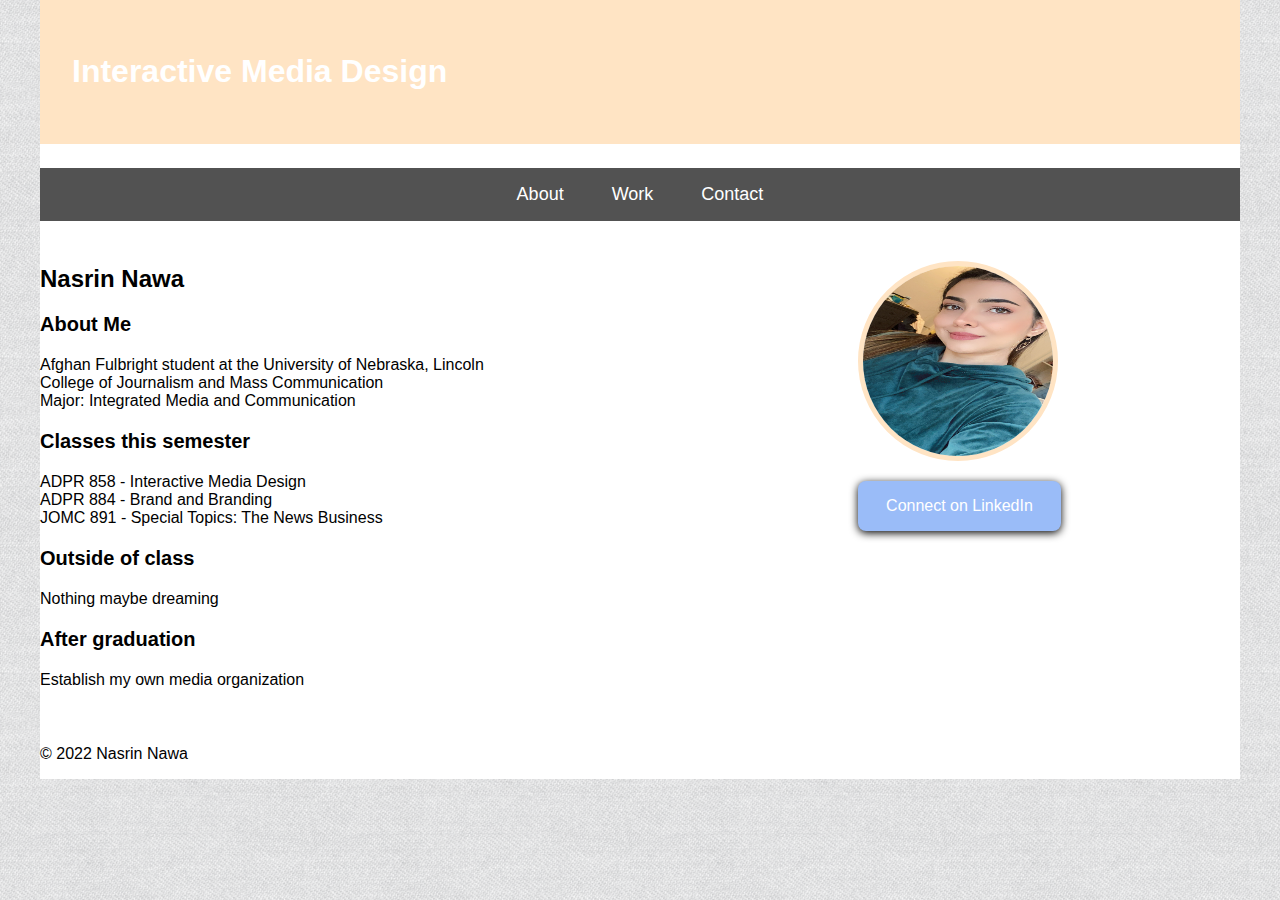
<file: assignments/index.html>
<!doctype html>
<html lang="en">
<head>
    <meta charset="UTF-8">
    <title> Nasrin Nawa </title>
<link rel="stylesheet" href="css/style.css">
</head>

<body>
    <div class="container"> 
<header>
<h1> Interactive Media Design </h1>
</header>

<nav> 
<ul>
    <li><a href="index.html">About</a></li> 
    <li><a href="work.html">Work</a></li>  
    <li><a href="contact.html">Contact</a></li> 
</ul>    
</nav>

<section class="col-span-8">
    <h2> Nasrin Nawa </h2>
    <h3> About Me </h3>
    <p> Afghan Fulbright student at the University of Nebraska, Lincoln <br> 
        College of Journalism and Mass Communication <br>
        Major: Integrated Media and Communication </p>

    <h3> Classes this semester </h3>
    <p> ADPR 858 - Interactive Media Design <br>
        ADPR 884 - Brand and Branding <br>
        JOMC 891 - Special Topics: The News Business </p>
    
    <h3> Outside of class </h3>
    <p4> Nothing maybe dreaming </p4>
    
    <h3> After graduation </h3>
    <p> Establish my own media organization </p>
</section>

<aside class="col-span-4">
<p> <img class = "circle"src="nasrinnawa.PNG" width="200" height="200" alt="Nasrin Nawa picture" </aside> </p> 
<a href="https://www.linkedin.com " target=" _blank" class="button">Connect on LinkedIn</a>
</aside>

<footer> 
    <p>&copy; 2022 Nasrin Nawa </p>
</footer>

</div><!--container closes-->
</body>
</html>
</file>
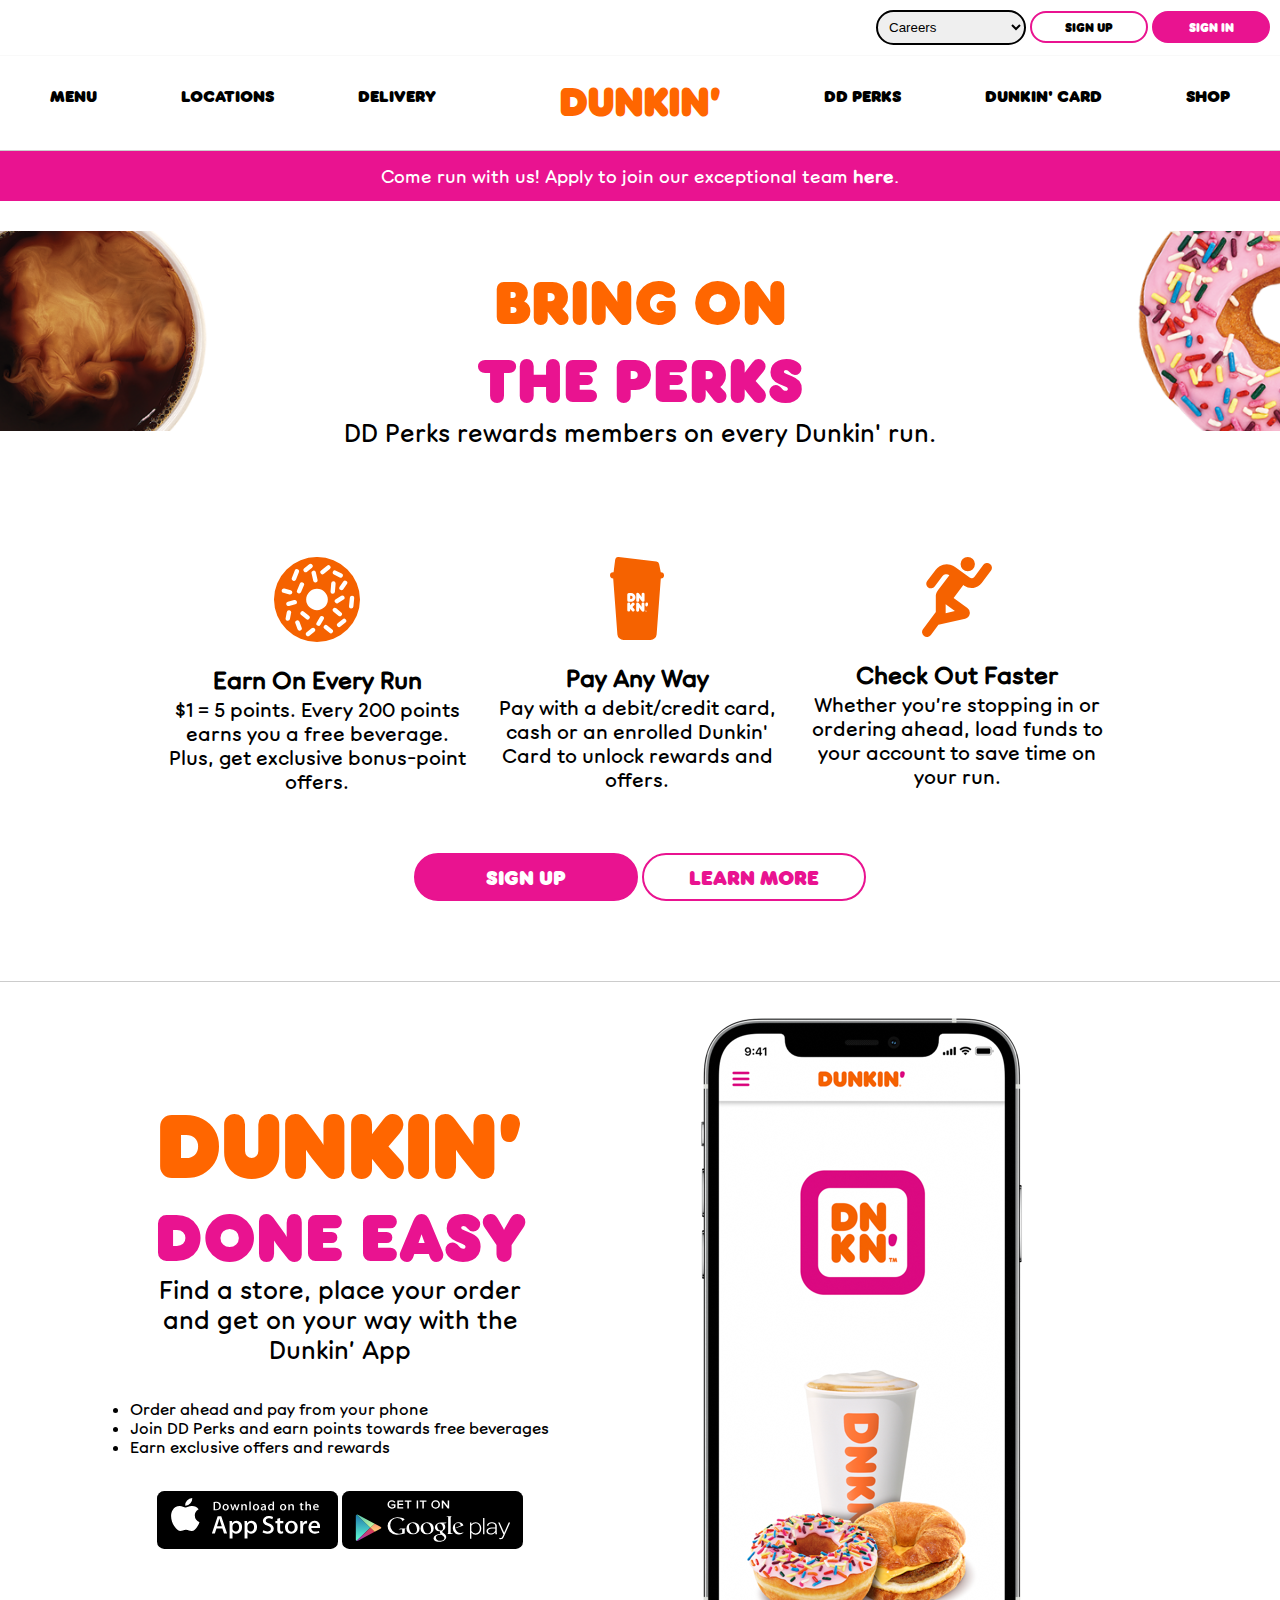
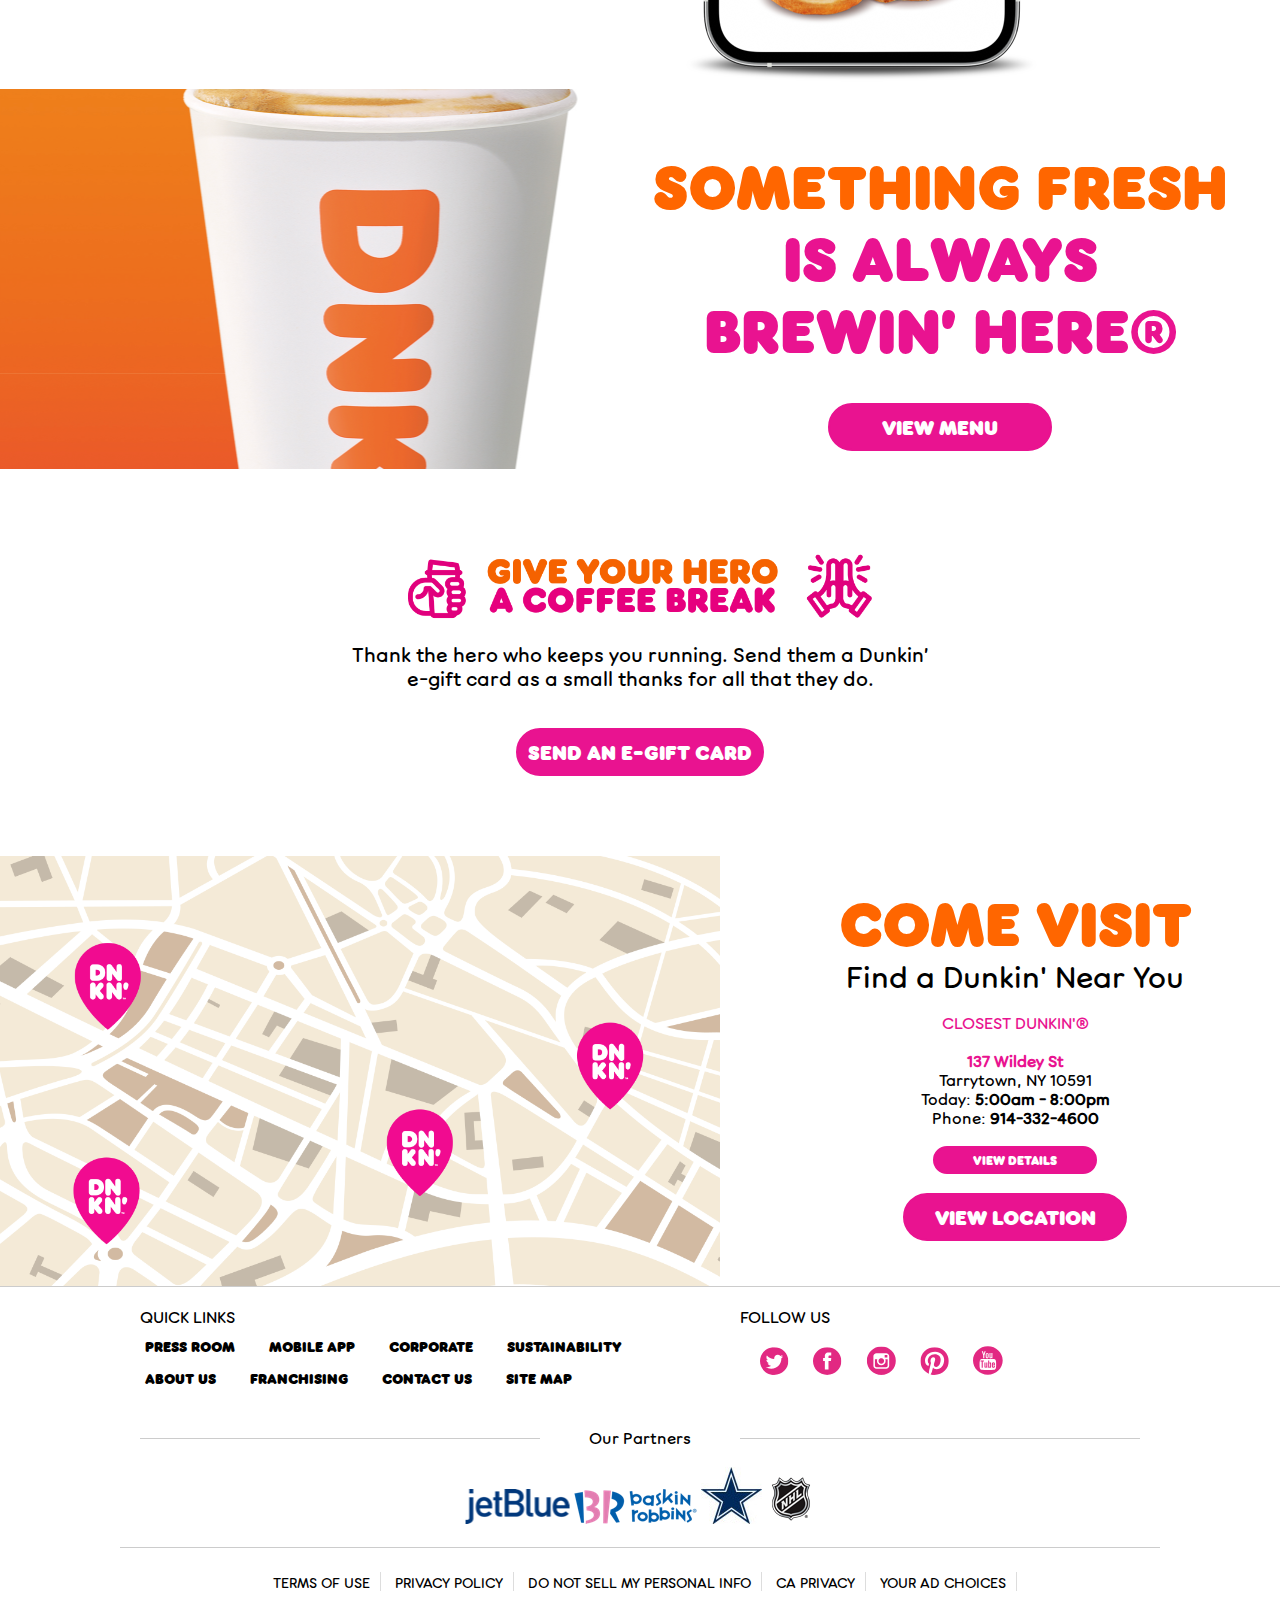
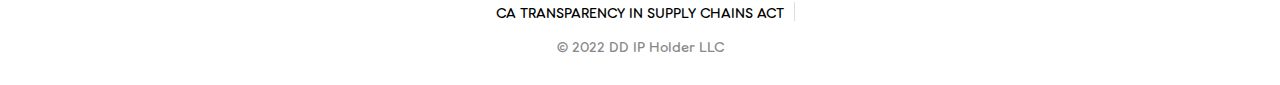
<file: assignments/p2/index.html>
<!doctype html>
<html lang="en">
<head>
    <meta charset="UTF-8">
    <meta name="viewport" content="width=device-width, initial-scale=1">

    <title>DUNKIN’ | Main Page</title>

    <link href="assets/css/style.css" rel="stylesheet">

</head>
<body>
  <div class="fixHeader">
    <div class="topNav">
        <select class="formStyle">
          <option value="">Careers</option>
          <option value="">Work at Dunkin</option>
          <option value="">Apply Now</option>
        </select>

        <a href="./signup.html" class="btn">Sign Up</a>
        <a href="#" class="btn btnBG">Sign In</a>
    </div>

    <div class="nav">
      <div class="navCol textLeft colw-40">
          <ul>
            <li><a href="#">Menu</a></li>
            <li><a href="#">Locations</a></li>
            <li><a href="#">DELIVERY</a></li>
          </ul>
      </div>
      <div class="navCol textCenter colw-20 brandName">DUNKIN’</div>
      <div class="navCol textRight colw-40">
        <ul>
          <li><a href="#">DD PERKS</a></li>
          <li><a href="#">DUNKIN' CARD</a></li>
          <li><a href="#">Shop</a></li>
        </ul>
      </div>
    </div>
  </div>
  <div class="fixHeaderHeight"></div>
    <div style="clear: both;"></div>
    <div class="topRibban">
      Come run with us! Apply to join our exceptional team <a href="#">here</a>.
    </div>

    <div class="banner">
        <div class="bh colorBrand2">BRING ON</div>
        <div class="bh colorBrand">THE PERKS</div>
        <div class="bt">DD Perks rewards members on every Dunkin' run.</div>
    </div>

    <div class="nfItem">
      <div class="nfBox">
          <img src="assets/images/Donut_Icon_mob.svg" alt="">
          <h2 style="margin-bottom:3px;">Earn On Every Run</h2>
          <div style="font-size:20px;">
            $1 = 5 points. Every 200 points earns you a free beverage. Plus, get exclusive bonus-point offers.
          </div>
      </div>
      <div class="nfBox">
          <img src="assets/images/Group 470.svg" alt="">
          <h2 style="margin-bottom:3px;">Pay Any Way</h2>
            <div style="font-size:20px;">
              Pay with a debit/credit card, cash or an enrolled Dunkin' Card to unlock rewards and offers.
            </div>
      </div>
      <div class="nfBox">
          <img src="assets/images/REWARDED ICON.svg" alt="">
          <h2 style="margin-bottom:3px;">Check Out Faster</h2>
          <div style="font-size:20px;">
            Whether you’re stopping in or ordering ahead, load funds to your account to save time on your run.
          </div>
      </div>
    </div>

    <div style="clear: both;"></div>
    <div class="textCenter" style="padding:50px 0;">
      <a href="#" class="btn2 btnBG">SIGN UP</a>
      <a href="#" class="btn2 btnTxt">LEARN MORE</a>
    </div>

    <div style="margin-top:30px; border-top:1px solid #CCC;">
      <div style=" padding:30px 0; margin:0 auto; width:1100px;">
        <div style="float:left; width:500px;" class="textCenter"><br /><br /><br /><br />
          <div class="colorBrand2" style="font-family:DunkinSansDisplay, serif, sans-serif; font-size:90px;">DUNKIN’</div>
          <div class="colorBrand" style="font-family:DunkinSansDisplay, serif, sans-serif; font-size:65px;">DONE EASY</div>
          <div style="font-size:25px;">Find a store, place your order <br /> and get on your way with the <br /> Dunkin’ App</div>
          <br />
          <div>
            <ul class="textLeft">
                <li>Order ahead and pay from your phone</li>
                <li>Join DD Perks and earn points towards free beverages</li>
                <li>Earn exclusive offers and rewards</li>
            </ul>
          </div>
          <br />
          <div>
            <img src="assets/images/apple.svg" />
            <img src="assets/images/google play.svg"/>
          </div>
        </div>
        <div style="float:left; width:500px" class="textCenter">
          <img src="assets/images/Dunkin-Done-Easy.png" />
        </div>
      </div>
    </div>

    <div style="clear: both;"></div>

    <div class="itemSection">
      <div style="margin-left:600px; padding:30px 0" class="textCenter">
          <div class="colorBrand2" style="font-size:60px;font-family:DunkinSansDisplay, serif, sans-serif;">SOMETHING FRESH</div>
          <div class="colorBrand" style="font-size:60px;font-family:DunkinSansDisplay, serif, sans-serif;">IS ALWAYS</div>
          <div class="colorBrand" style="font-size:60px;font-family:DunkinSansDisplay, serif, sans-serif;">BREWIN’ HERE®</div>
          <br /><br />
          <a href="#" class="btn2 btnBG">View Menu</a>
      </div>
    </div>

    <div class="textCenter" style="padding:80px 0">
        <img src="assets/images/Headline_Desktop_Homepage@2x.png" height="70" />
        <div style="font-size:20px; padding-top:20px;">
          Thank the hero who keeps you running. Send them a Dunkin’ <br /> e-gift card as a small thanks for all that they do.
        </div> <br /><br />
        <a href="#" class="btn2 btnBG">Send an E-Gift Card</a>
    </div>

    <div class="location">
      <div class="colorBrand2" style="font-size:60px;font-family:DunkinSansDisplay, serif, sans-serif;">COME VISIT</div>
      <div style="font-size:30px;">Find a Dunkin' Near You</div>
      <br />
      <div class="colorBrand">CLOSEST DUNKIN'®</div><br />
      <div class="colorBrand"><strong> 137 Wildey St </strong></div>

       <div>
      Tarrytown, NY 10591 <br />
      Today: <strong>5:00am - 8:00pm</strong> <br />
      Phone: <strong>914-332-4600</strong> <br />
      </div>
      <br />
      <div>
        <a href="#" class="locBtnSml btnBG">View Details</a> <br /><br />
        <a href="#" class="btn2 btnBG">View location</a>
      </div>
    </div>

    <div class="linkContainer">
      <div class="qlink">
        QUICK LINKS
        <ul>
          <li><a href="#">PRESS ROOM</a></li>
          <li><a href="#">MOBILE APP</a></li>
          <li><a href="#">CORPORATE</a></li>
          <li><a href="#">SUSTAINABILITY</a></li>
          <li><a href="#">ABOUT US</a></li>
          <li><a href="#">FRANCHISING</a></li>
          <li><a href="#">CONTACT US</a></li>
          <li><a href="#">SITE MAP</a></li>
        </ul>
      </div>
      <div class="socialMedia">
        FOLLOW US
        <ul>
          <li><a href="#"><img src="assets/images/twitter.svg" /></a></li>
          <li><a href="#"><img src="assets/images/facebook.svg" /></a></li>
          <li><a href="#"><img src="assets/images/instagram.svg" /></a></li>
          <li><a href="#"><img src="assets/images/pinterest.svg" /></a></li>
          <li><a href="#"><img src="assets/images/youtube.svg" /></a></li>
        </ul>
      </div>
    </div>
    <div style="clear:both"></div>
    <br /><br />
    <div class="prt">
      <div class="prtline"></div>
      <div class="prtTxt">Our Partners</div>
      <div class="prtline"></div>
    </div>

    <div style="clear:both;"></div>
    <div class="prtItems">
        <a href="#"><img src="assets/images/jetblue.png" /></a>
        <a href="#"><img src="assets/images/baskinrobbins.png" /></a>
        <a href="#"><img src="assets/images/Cowboys.jpg" /></a>
        <a href="#"><img src="assets/images/NHL_Shield_English_Primary1.png" /></a>
    </div>

    <div class="footer">
      <ul>
        <li><a href="#">TERMS OF USE</a></li>
        <li><a href="#">PRIVACY POLICY</a></li>
        <li><a href="#">DO NOT SELL MY PERSONAL INFO</a></li>
        <li><a href="#">CA PRIVACY</a></li>
        <li><a href="#">YOUR AD CHOICES</a></li>
        <li><a href="#">CA TRANSPARENCY IN SUPPLY CHAINS ACT</a></li>
      </ul>
      <div style="font-size:14px; padding:10px; color: #888; ">&copy; 2022 DD IP Holder LLC</div>
    </div>

</body>
</html>
</file>
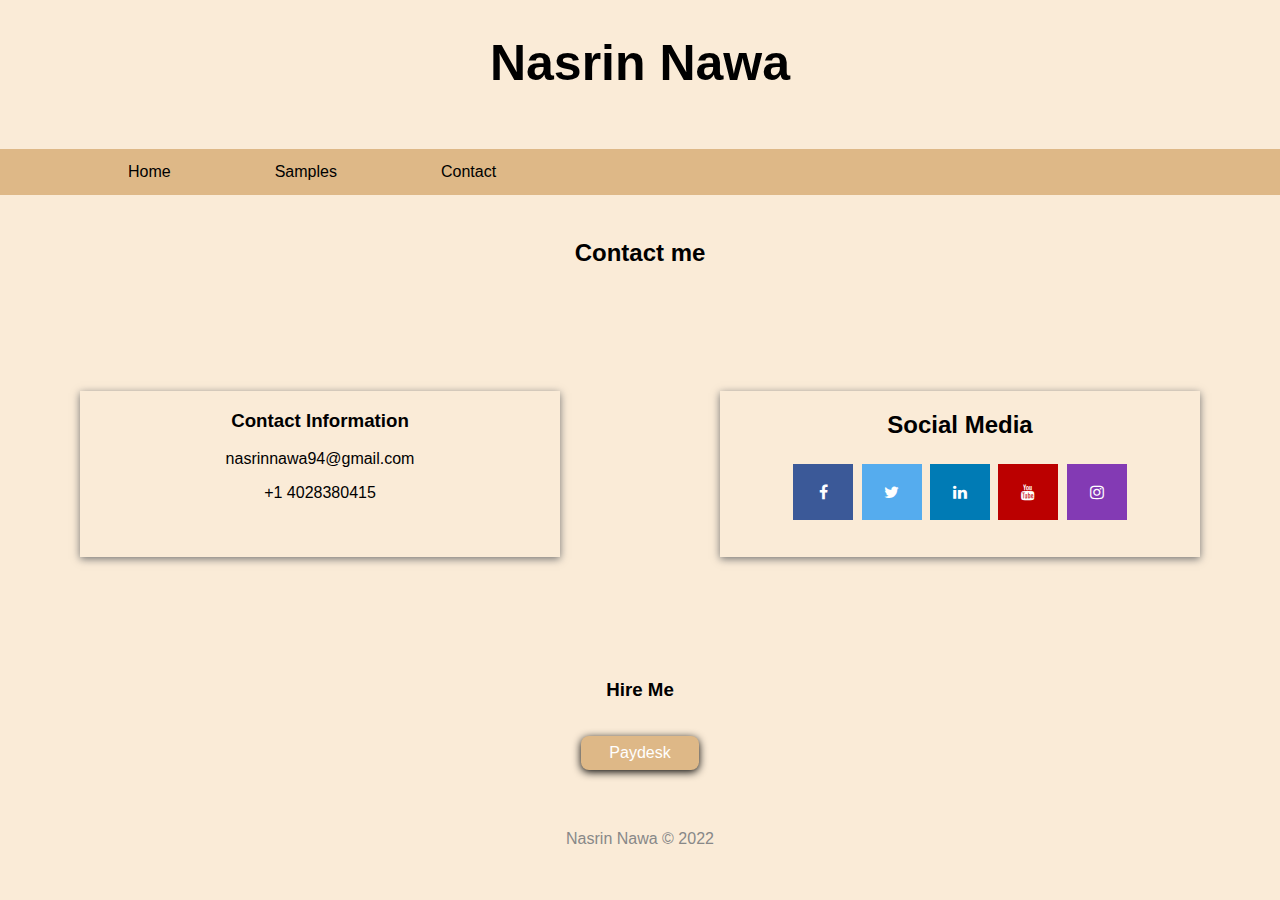
<file: contacts.html>
<!doctype html>
<html lang="en">
<head>
    <meta charset="UTF-8">
    <title> Nasrin Nawa </title>
    <link rel="stylesheet" type="text/css" href="css/style.css">
    <link rel="stylesheet" href="https://cdnjs.cloudflare.com/ajax/libs/font-awesome/4.7.0/css/font-awesome.min.css">   
    <!-- Global site tag (gtag.js) - Google Analytics -->
        <script async src="https://www.googletagmanager.com/gtag/js?id=G-L2S4S68N0V"></script>
        <script>
          window.dataLayer = window.dataLayer || [];
          function gtag(){dataLayer.push(arguments);}
          gtag('js', new Date());

          gtag('config', 'G-L2S4S68N0V');
        </script>
</head>

<body>
    <div class="container"> 
<header>
<h1 style="font-size:50px" >Nasrin Nawa</h1>
</header>
<!--- Nav --->
<ul class="topnav">
    <li><a class="active" href="index.html">Home</a></li>
    <li><a href="samples.html">Samples</a></li>
    <li><a href="contacts.html">Contact</a></li>
</ul>

<section class="title"> 
<h2>Contact me</h2>    
</section>

<section class="connection-section">

<section class="card">
<h3> Contact Information </h3>
<p> nasrinnawa94@gmail.com </p>
<p> +1 4028380415 </p>
</section>

<section class="card">
    <div class="socialMedia">
        <h2>Social Media</h2>
            <a href="https://www.facebook.com/NasrinNawa94" class="fa fa-facebook"></a>
            <a href="https://twitter.com/NawaNasrin" class="fa fa-twitter"></a>
            <a href="https://www.linkedin.com/in/nasrin-nawa-869378205/" class="fa fa-linkedin"></a>
            <a href="https://www.youtube.com/channel/UCGVFIzVgFTGqd-nUZ08A4YA" class="fa fa-youtube"></a>
            <a href="https://www.instagram.com/nasrinnawa/" class="fa fa-instagram"></a>
      </div>
</section>
</section>

<section class="title">
        <h3> Hire Me </h3>
        <a href="https://paydesk.co/journalist/nasrin.nawa" target="_blank" class="button"> Paydesk </a>
</section>

        
<div class="copyright"> 
    <p> Nasrin Nawa &copy; 2022</p>
</div>

</div><!--container closes-->
</body>
</html>
</file>
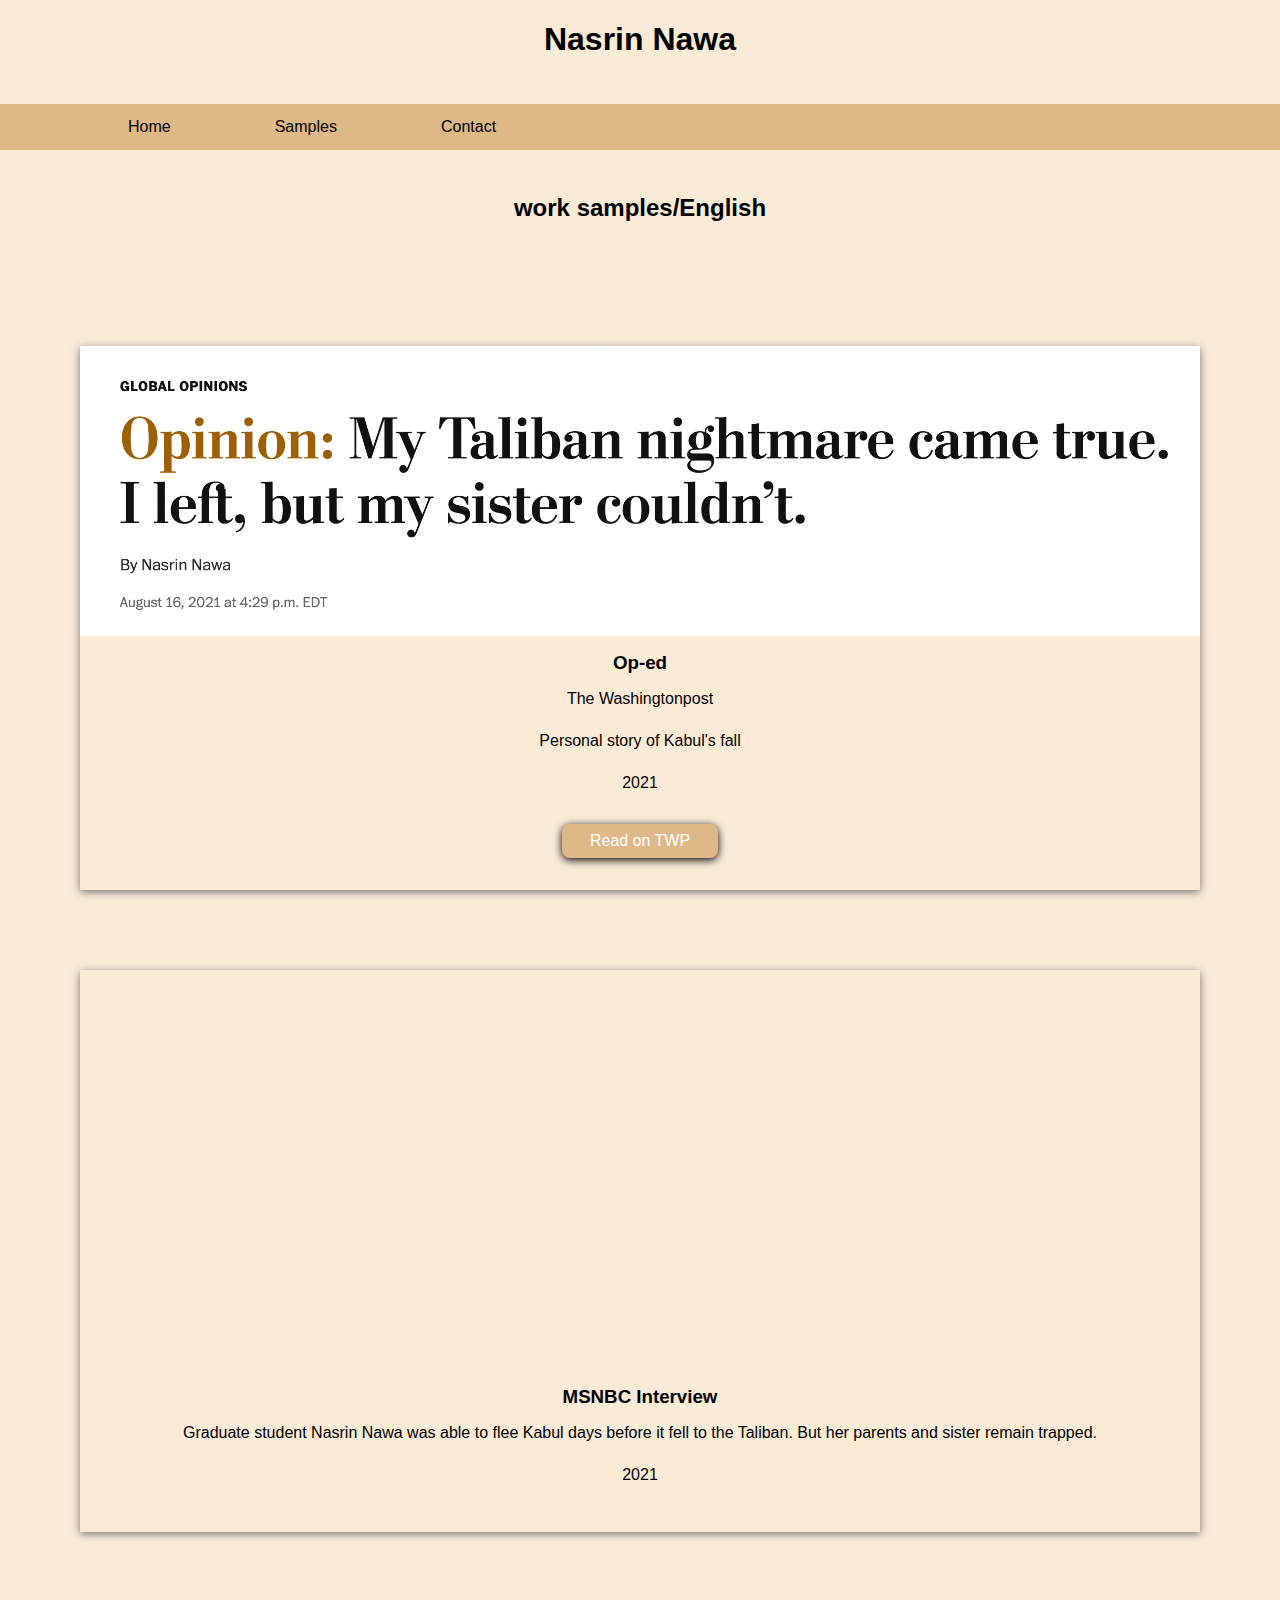
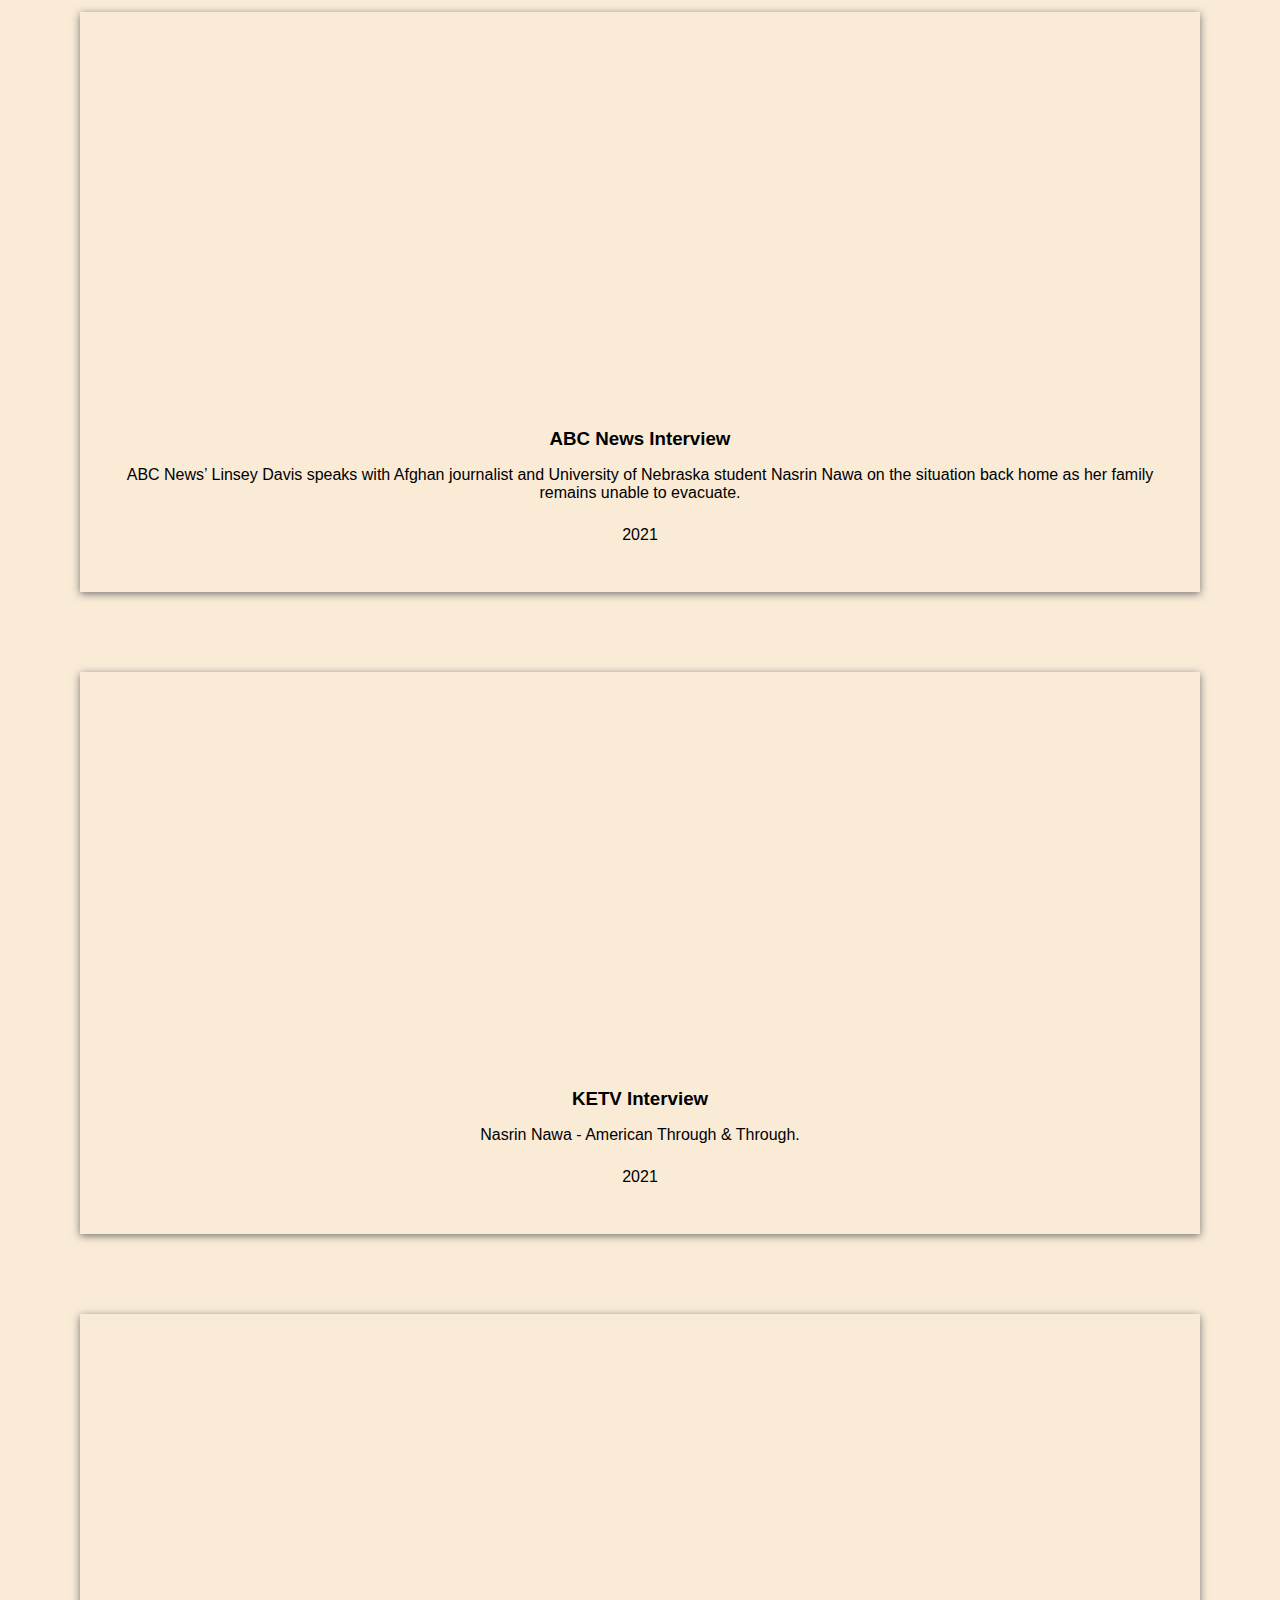
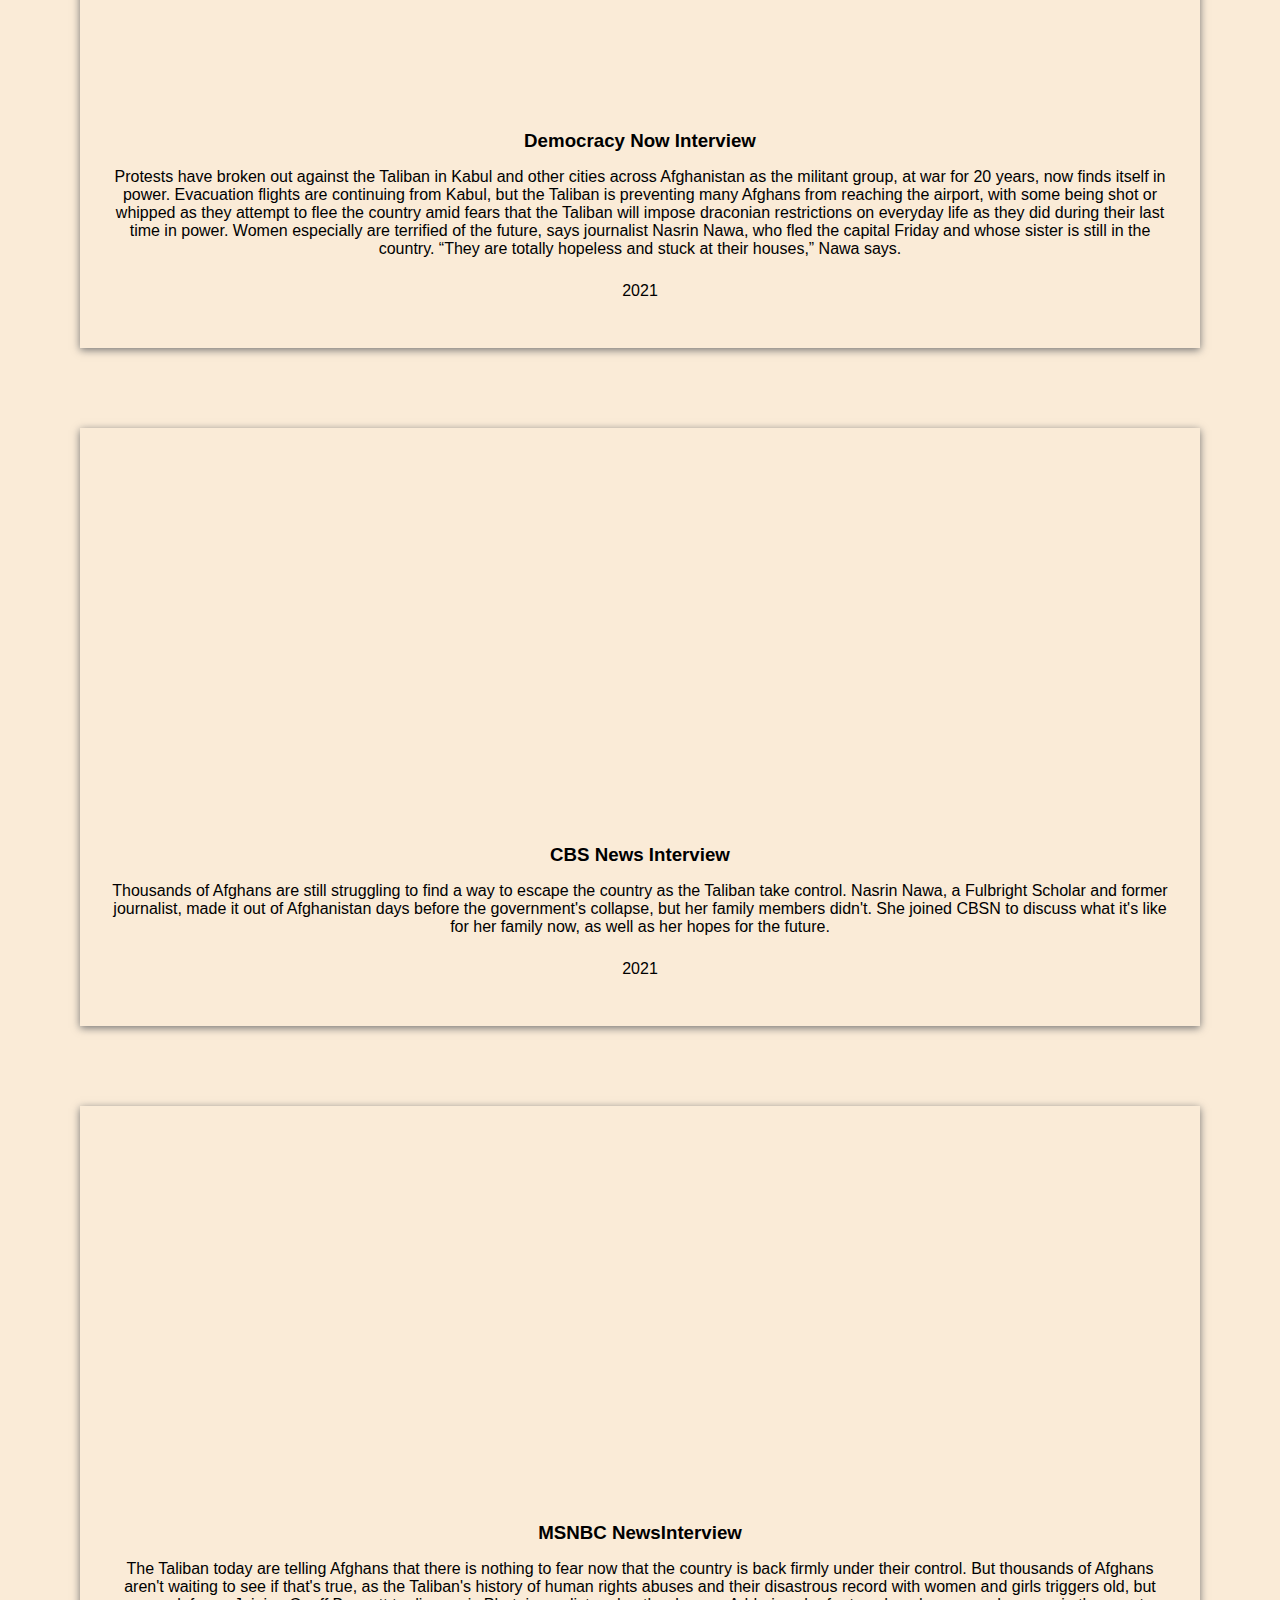
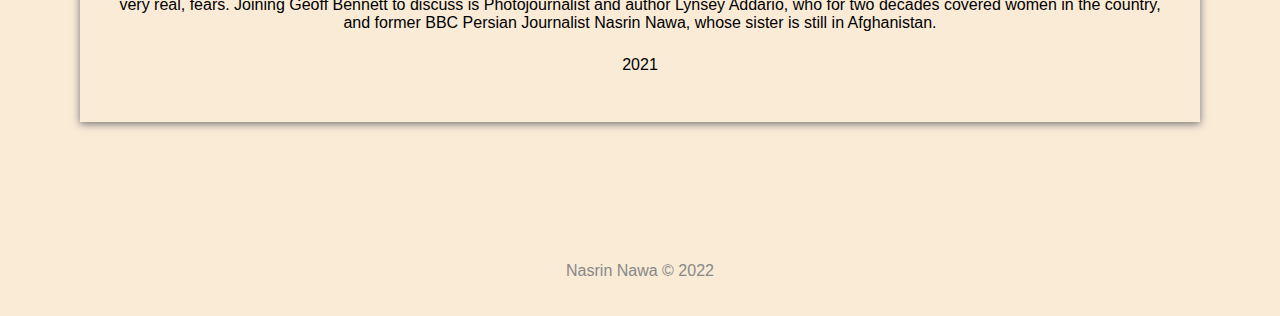
<file: english.html>
<!doctype html>
<html lang="en">
<head>
    <meta charset="UTF-8">
    <title> Nasrin Nawa </title>
    <link rel="stylesheet" type="text/css" href="css/style.css">
            <!-- Global site tag (gtag.js) - Google Analytics -->
            <script async src="https://www.googletagmanager.com/gtag/js?id=G-L2S4S68N0V"></script>
            <script>
              window.dataLayer = window.dataLayer || [];
              function gtag(){dataLayer.push(arguments);}
              gtag('js', new Date());
    
              gtag('config', 'G-L2S4S68N0V');
            </script>
</head>

<body>
    <div class="container"> 
<header>
<h1> Nasrin Nawa </h1>
</header>

<!--- Nav --->
<ul class="topnav"> 
    <li><a class="active" href="index.html">Home</a></li>
    <li><a href="samples.html">Samples</a></li>
    <li><a href="contacts.html">Contact</a></li>
</ul>

<section class="title">  
  <h2>work samples/English</h2>
</section> 

<section class="english-section">

<div class="carden"> 
    <img src="images/twp.pnj.png"  alt="Online work|Sample">
    <h3 class="card-title">Op-ed</h3>
    <p class="card-text"> The Washingtonpost</p>
    <p class="card-text"> Personal story of Kabul's fall</p>
    <p> 2021 </p>
    <a href="https://www.washingtonpost.com/opinions/2021/08/16/nasrin-nawa-kabul-taliban-nightmare-betrayed/" target="_blank" class="button"> Read on TWP </a>
 </div>

<div class="carden"> 
    <iframe width="400" height="400" src="https://www.youtube.com/embed/RTmnNnhvE_w" title="YouTube video player" frameborder="0" allow="accelerometer; autoplay; clipboard-write; encrypted-media; gyroscope; picture-in-picture" allowfullscreen></iframe>
    <h3 class="card-title">MSNBC Interview</h3>
    <p class="card-text"> Graduate student Nasrin Nawa was able to flee Kabul days before it fell to the Taliban. But her parents and sister remain trapped.</p>
    <p> 2021 </p>
</div>

<div class="carden"> 
    <iframe width="400" height="400" src="https://www.youtube.com/embed/OF1T2UYN4IY" title="YouTube video player" frameborder="0" allow="accelerometer; autoplay; clipboard-write; encrypted-media; gyroscope; picture-in-picture" allowfullscreen></iframe>
    <h3 class="card-title">ABC News Interview</h3>
    <p class="card-text"> ABC News’ Linsey Davis speaks with Afghan journalist and University of Nebraska student Nasrin Nawa on the situation back home as her family remains unable to evacuate.</p>
    <p> 2021 </p>
</div>

<div class="carden"> 
    <iframe width="400" height="400" src="https://www.youtube.com/embed/gY7s21dqRKU" title="YouTube video player" frameborder="0" allow="accelerometer; autoplay; clipboard-write; encrypted-media; gyroscope; picture-in-picture" allowfullscreen></iframe>
    <h3 class="card-title">KETV Interview</h3>
    <p class="card-text"> Nasrin Nawa - American Through & Through.</p>
    <p> 2021 </p>
</div>

<div class="carden"> 
    <iframe width="400" height="400" src="https://www.youtube.com/embed/hpKtOycY09U" title="YouTube video player" frameborder="0" allow="accelerometer; autoplay; clipboard-write; encrypted-media; gyroscope; picture-in-picture" allowfullscreen></iframe>
    <h3 class="card-title">Democracy Now Interview</h3>
    <p class="card-text"> Protests have broken out against the Taliban in Kabul and other cities across Afghanistan as the militant group, at war for 20 years, now finds itself in power. Evacuation flights are continuing from Kabul, but the Taliban is preventing many Afghans from reaching the airport, with some being shot or whipped as they attempt to flee the country amid fears that the Taliban will impose draconian restrictions on everyday life as they did during their last time in power. Women especially are terrified of the future, says journalist Nasrin Nawa, who fled the capital Friday and whose sister is still in the country. “They are totally hopeless and stuck at their houses,” Nawa says.</p>
    <p> 2021 </p>
</div>

<div class="carden"> 
    <iframe width="400" height="400" src="https://www.cbsnews.com/video/afghan-student-flees-country-days-before-taliban-takes-control/" id="cbsNewsVideo" allowfullscreen allow="fullscreen" frameborder="0"></iframe>
    <h3 class="card-title">CBS News Interview</h3>
    <p class="card-text"> Thousands of Afghans are still struggling to find a way to escape the country as the Taliban take control. Nasrin Nawa, a Fulbright Scholar and former journalist, made it out of Afghanistan days before the government's collapse, but her family members didn't. She joined CBSN to discuss what it's like for her family now, as well as her hopes for the future.</p>
    <p> 2021 </p>
</div>

<div class="carden"> 
    <iframe width="400" height="400" src="https://www.youtube.com/embed/gZCGuOzBeSo" title="YouTube video player" frameborder="0" allow="accelerometer; autoplay; clipboard-write; encrypted-media; gyroscope; picture-in-picture" allowfullscreen></iframe>
    <h3 class="card-title">MSNBC NewsInterview</h3>
    <p class="card-text"> The Taliban today are telling Afghans that there is nothing to fear now that the country is back firmly under their control. But thousands of Afghans aren't waiting to see if that's true, as the Taliban's history of human rights abuses and their disastrous record with women and girls triggers old, but very real, fears. Joining Geoff Bennett to discuss is Photojournalist and author Lynsey Addario, who for two decades covered women in the country, and former BBC Persian Journalist Nasrin Nawa, whose sister is still in Afghanistan. </p>
    <p> 2021 </p>
</div>

</section>


<div class="copyright"> 
    <p> Nasrin Nawa &copy; 2022</p>
</div>

</div><!--container closes-->
</body>
</html>
</file>
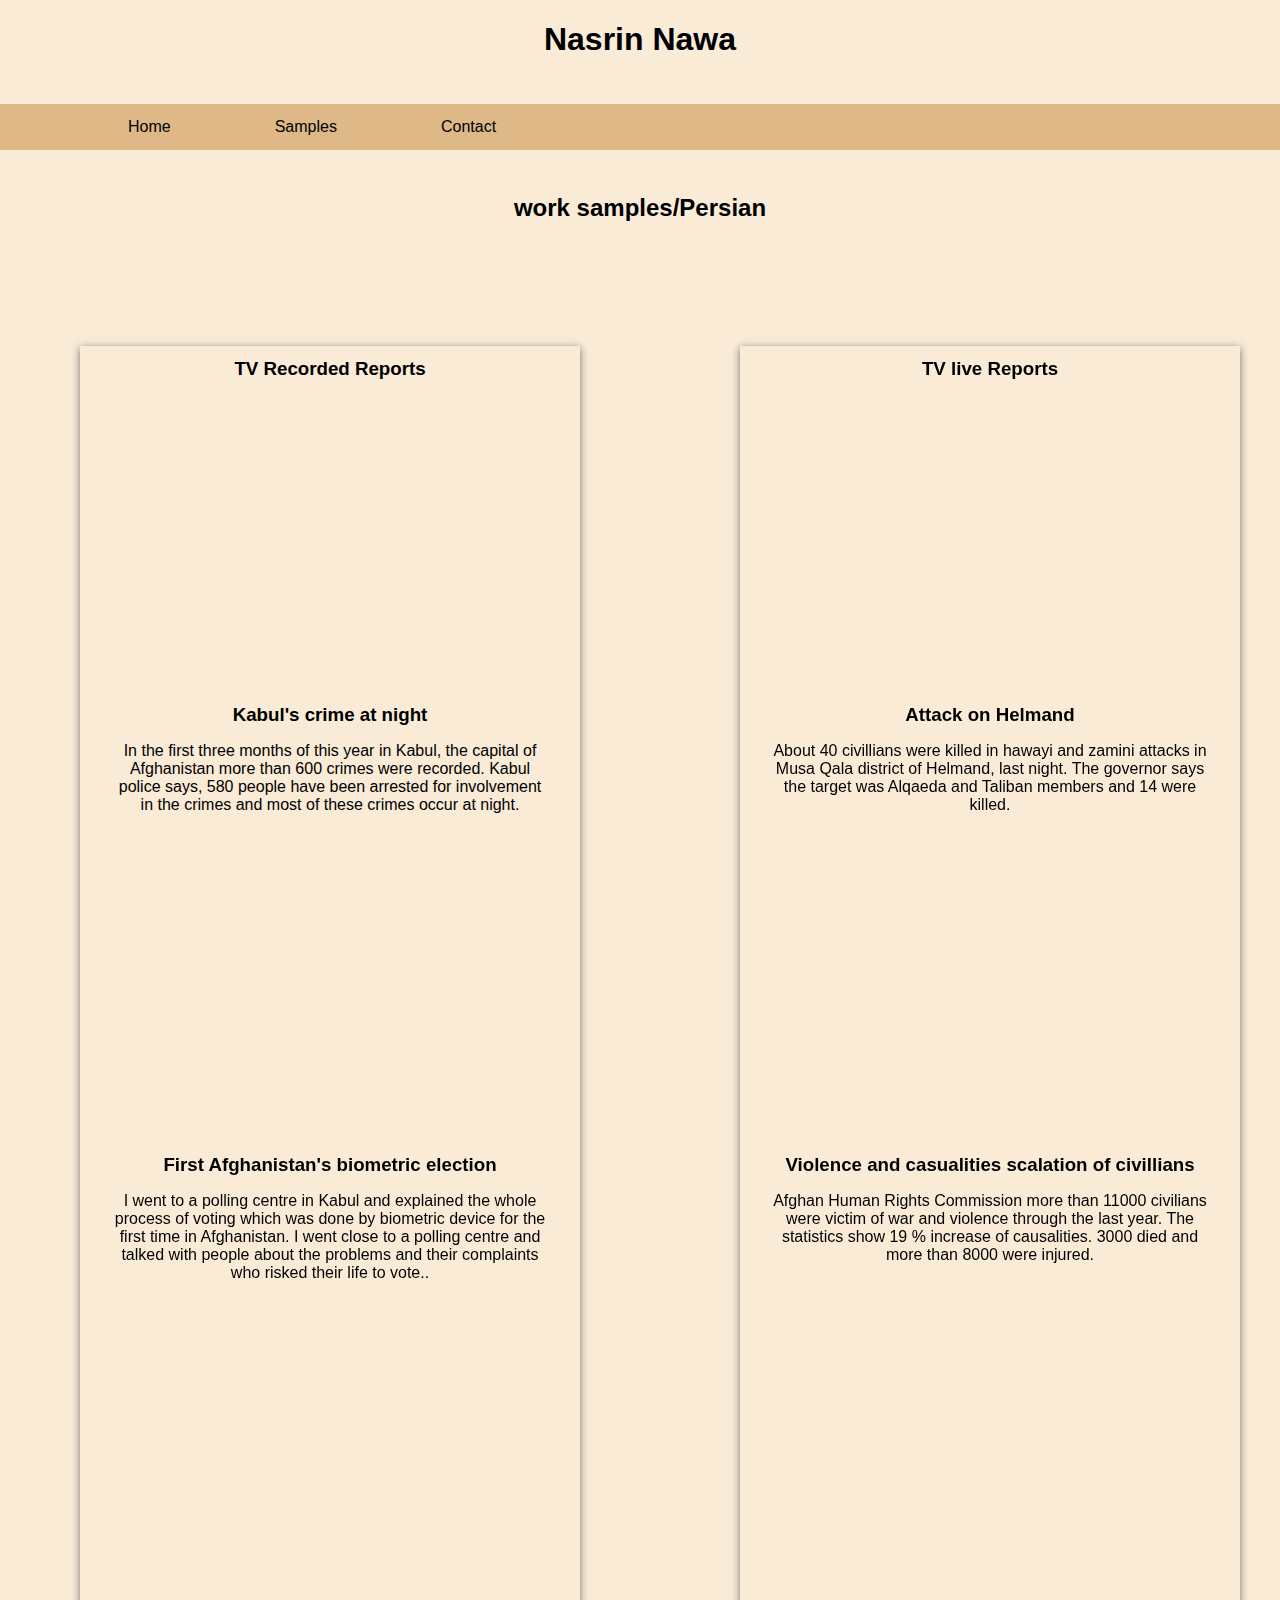
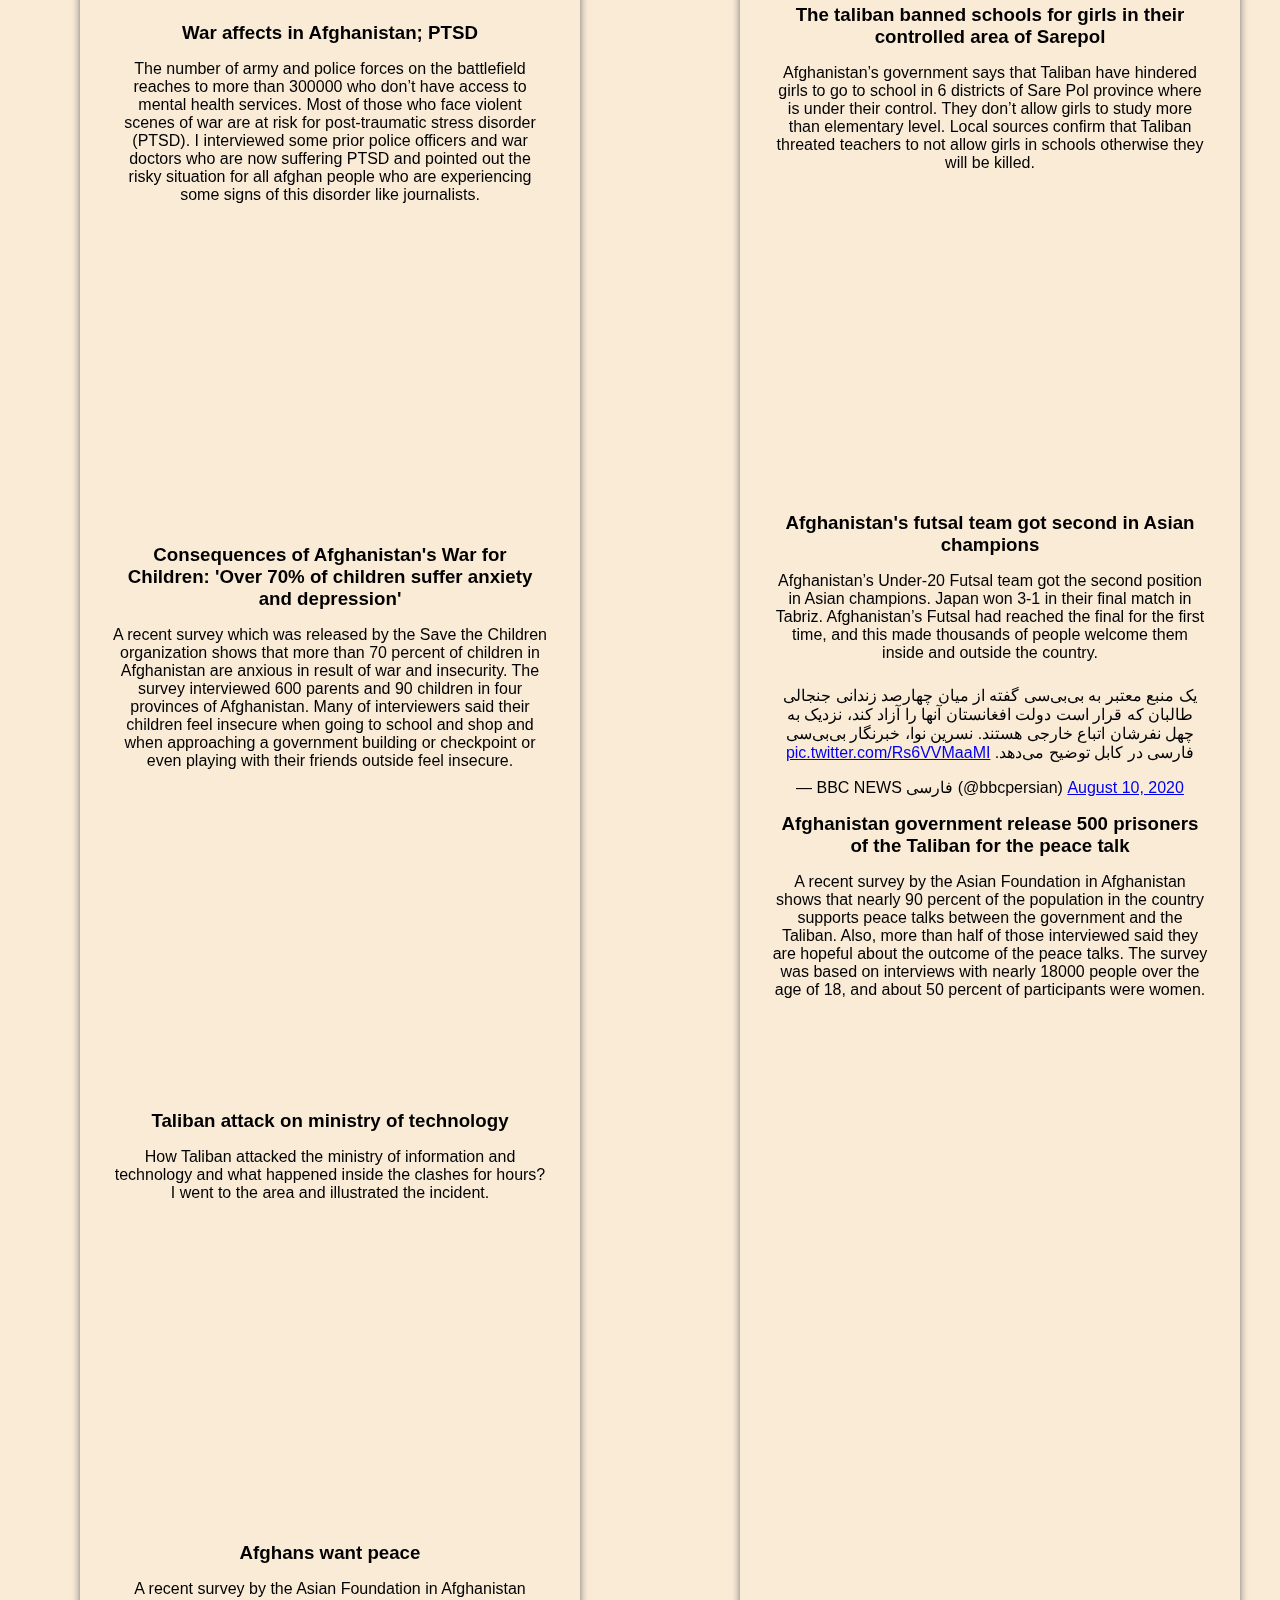
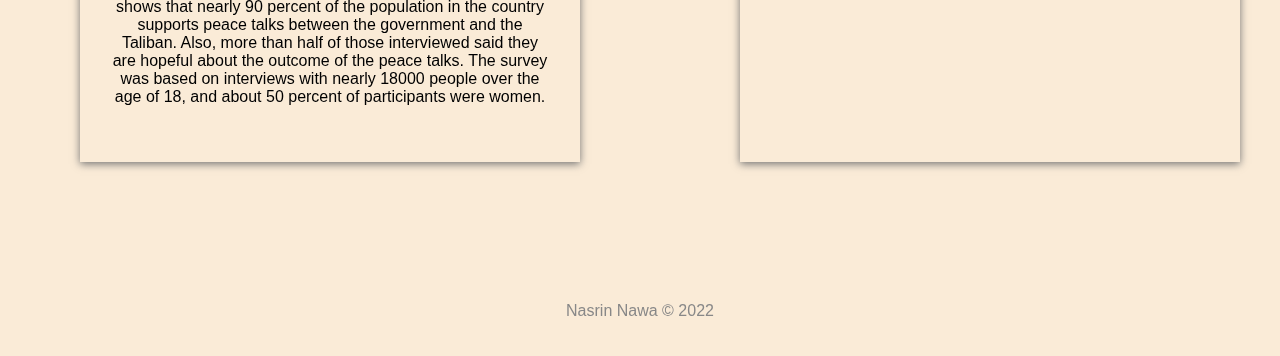
<file: Persian.html>
<!doctype html>
<html lang="en">
<head>
    <meta charset="UTF-8">
    <title> Nasrin Nawa </title>
    <link rel="stylesheet" type="text/css" href="css/style.css">
            <!-- Global site tag (gtag.js) - Google Analytics -->
            <script async src="https://www.googletagmanager.com/gtag/js?id=G-L2S4S68N0V"></script>
            <script>
              window.dataLayer = window.dataLayer || [];
              function gtag(){dataLayer.push(arguments);}
              gtag('js', new Date());
    
              gtag('config', 'G-L2S4S68N0V');
            </script>
</head>

<body>
    <div class="container"> 
<header>
<h1> Nasrin Nawa </h1>
</header>

<!--- Nav --->
<ul class="topnav"> 
    <li><a class="active" href="index.html">Home</a></li>
    <li><a href="samples.html">Samples</a></li>
    <li><a href="contacts.html">Contact</a></li>
</ul>

<section class="title">  
  <h2>work samples/Persian</h2>
</section> 

<section class="samples-section">

<div class="card"> 
    <h3 class="card-title">TV Recorded Reports</h3>

    <iframe width="500" height="300" src="https://www.youtube.com/embed/F1z8qZNyVb4" title="YouTube video player" frameborder="0" allow="accelerometer; autoplay; clipboard-write; encrypted-media; gyroscope; picture-in-picture" allowfullscreen></iframe>
    <h3 class="card-title">Kabul's crime at night</h3>
    <p class="card-text"> In the first three months of this year in Kabul, the capital of Afghanistan more than 600 crimes were recorded. Kabul police says, 580 people have been arrested for involvement in the crimes and most of these crimes occur at night.</p>

    <iframe width="500" height="300" src="https://www.youtube.com/embed/w5-m2A8i680" title="YouTube video player" frameborder="0" allow="accelerometer; autoplay; clipboard-write; encrypted-media; gyroscope; picture-in-picture" allowfullscreen></iframe>
    <h3 class="card-title">First Afghanistan's biometric election</h3>
    <p class="card-text"> I went to a polling centre in Kabul and explained the whole process of voting which was done by biometric device for the first time in Afghanistan.
        I went close to a polling centre and talked with people about the problems and their complaints who risked their life to vote..</p>

        <iframe width="500" height="300" src="https://www.youtube.com/embed/rgTobqU7MGU" title="YouTube video player" frameborder="0" allow="accelerometer; autoplay; clipboard-write; encrypted-media; gyroscope; picture-in-picture" allowfullscreen></iframe>
    <h3 class="card-title">War affects in Afghanistan; PTSD</h3>
    <p class="card-text"> The number of army and police forces on the battlefield reaches to more than 300000 who don’t have access to mental health services. Most of those who face violent scenes of war are at risk for post-traumatic stress disorder (PTSD). I interviewed some prior police officers and war doctors who are now suffering PTSD and pointed out the risky situation for all afghan people who are experiencing some signs of this disorder like journalists.</p>

    <iframe width="500" height="300" src="https://www.youtube.com/embed/ymt8Wp-S6-U" title="YouTube video player" frameborder="0" allow="accelerometer; autoplay; clipboard-write; encrypted-media; gyroscope; picture-in-picture" allowfullscreen></iframe>
    <h3 class="card-title">Consequences of Afghanistan's War for Children: 'Over 70% of children suffer anxiety and depression'</h3>
    <p class="card-text"> A recent survey which was released by the Save the Children organization shows that more than 70 percent of children in Afghanistan are anxious in result of war and insecurity. The survey interviewed 600 parents and 90 children in four provinces of Afghanistan.  Many of interviewers said their children feel insecure when going to school and shop and when approaching a government building or checkpoint or even playing with their friends outside feel insecure.</p>

    <iframe width="500" height="300" src="https://www.youtube.com/embed/RzP2_oG4gyg" title="YouTube video player" frameborder="0" allow="accelerometer; autoplay; clipboard-write; encrypted-media; gyroscope; picture-in-picture" allowfullscreen></iframe>
    <h3 class="card-title">Taliban attack on ministry of technology</h3>
    <p class="card-text"> How Taliban attacked the ministry of information and technology and what happened inside the clashes for hours? I went to the area and illustrated the incident.</p>

    <iframe width="500" height="300" src="https://www.youtube.com/embed/6uinUTxeoG8" title="YouTube video player" frameborder="0" allow="accelerometer; autoplay; clipboard-write; encrypted-media; gyroscope; picture-in-picture" allowfullscreen></iframe>
    <h3 class="card-title">Afghans want peace</h3>
    <p class="card-text"> A recent survey by the Asian Foundation in Afghanistan shows that nearly 90 percent of the population in the country supports peace talks between the government and the Taliban. Also, more than half of those interviewed said they are hopeful about the outcome of the peace talks. The survey was based on interviews with nearly 18000 people over the age of 18, and about 50 percent of participants were women.</p>

</div>

<div class="card"> 
    <h3 class="card-title">TV live Reports</h3>

    <iframe width="500" height="300" src="https://www.youtube.com/embed/7wakuoURh30" title="YouTube video player" frameborder="0" allow="accelerometer; autoplay; clipboard-write; encrypted-media; gyroscope; picture-in-picture" allowfullscreen></iframe>
    <h3 class="card-title">Attack on Helmand</h3>
    <p class="card-text"> About 40 civillians were killed in hawayi and zamini attacks in Musa Qala district of Helmand, last night. The governor says the target was Alqaeda and Taliban members and 14 were killed.</p>

    <iframe width="500" height="300" src="https://www.youtube.com/embed/vZUhwqD9Juo" title="YouTube video player" frameborder="0" allow="accelerometer; autoplay; clipboard-write; encrypted-media; gyroscope; picture-in-picture" allowfullscreen></iframe>
    <h3 class="card-title">Violence and casualities scalation of civillians</h3>
    <p class="card-text"> Afghan Human Rights Commission more than 11000 civilians were victim of war and violence through the last year. The statistics show 19 % increase of causalities. 3000 died and more than 8000 were injured.</p>

    <iframe width="500" height="300" src="https://www.youtube.com/embed/KnewTxuGpJo" title="YouTube video player" frameborder="0" allow="accelerometer; autoplay; clipboard-write; encrypted-media; gyroscope; picture-in-picture" allowfullscreen></iframe>
    <h3 class="card-title">The taliban banned schools for girls in their controlled area of Sarepol</h3>
    <p class="card-text"> Afghanistan’s government says that Taliban have hindered girls to go to school in 6 districts of Sare Pol province where is under their control. They don’t allow girls to study more than elementary level. Local sources confirm that Taliban threated teachers to not allow girls in schools otherwise they will be killed.</p>

    <iframe width="500" height="300" src="https://www.youtube.com/embed/xbuWpDRxmuY" title="YouTube video player" frameborder="0" allow="accelerometer; autoplay; clipboard-write; encrypted-media; gyroscope; picture-in-picture" allowfullscreen></iframe>
    <h3 class="card-title">Afghanistan's futsal team got second in Asian champions </h3>
    <p class="card-text"> Afghanistan’s Under-20 Futsal team got the second position in Asian champions. Japan won 3-1 in their final match in Tabriz. Afghanistan’s Futsal had reached the final for the first time, and this made thousands of people welcome them inside and outside the country.</p>

    <blockquote class="twitter-tweet"><p lang="fa" dir="rtl">یک منبع معتبر به بی‌بی‌سی گفته از میان چهارصد زندانی جنجالی طالبان که قرار است دولت افغانستان آنها را آزاد کند، نزدیک به چهل نفرشان اتباع خارجی هستند. نسرین نوا، خبرنگار بی‌بی‌سی فارسی در کابل توضیح می‌دهد. <a href="https://t.co/Rs6VVMaaMI">pic.twitter.com/Rs6VVMaaMI</a></p>&mdash; BBC NEWS فارسی (@bbcpersian) <a href="https://twitter.com/bbcpersian/status/1292813997029416961?ref_src=twsrc%5Etfw">August 10, 2020</a></blockquote> <script async src="https://platform.twitter.com/widgets.js" charset="utf-8"></script>
    <h3 class="card-title">Afghanistan government release 500 prisoners of the Taliban for the peace talk</h3>
    <p class="card-text"> A recent survey by the Asian Foundation in Afghanistan shows that nearly 90 percent of the population in the country supports peace talks between the government and the Taliban. Also, more than half of those interviewed said they are hopeful about the outcome of the peace talks. The survey was based on interviews with nearly 18000 people over the age of 18, and about 50 percent of participants were women.</p>

</div>

</section>


<div class="copyright"> 
    <p> Nasrin Nawa &copy; 2022</p>
</div>

</div><!--container closes-->
</body>
</html>
</file>
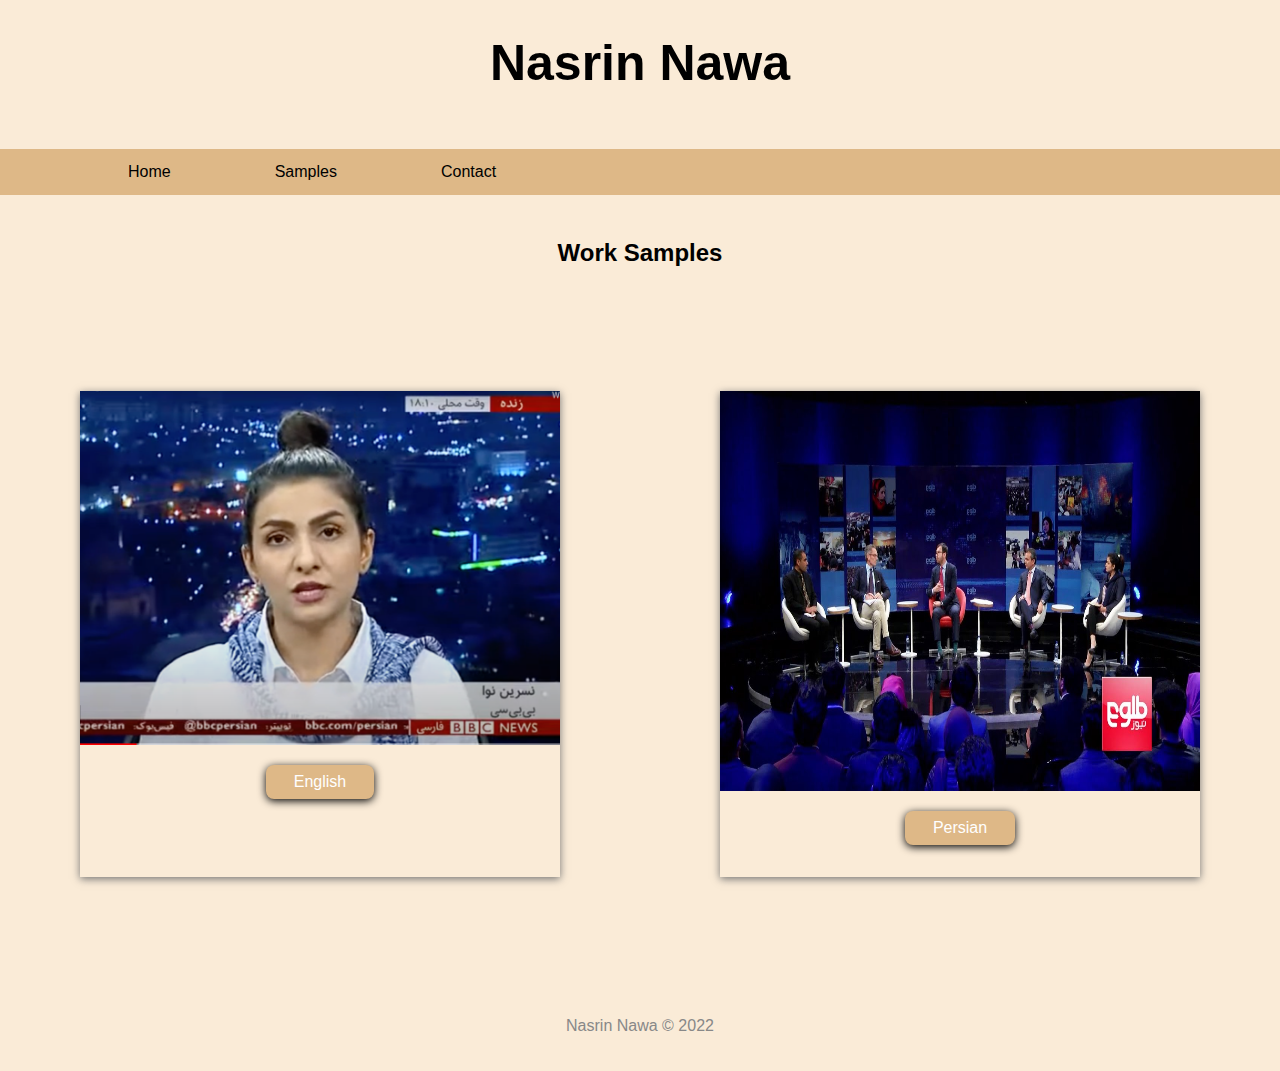
<file: samples.html>
<!doctype html>
<html lang="en">
<head>
    <meta charset="UTF-8">
    <title> Nasrin Nawa </title>
    <link rel="stylesheet" type="text/css" href="css/style.css">
            <!-- Global site tag (gtag.js) - Google Analytics -->
            <script async src="https://www.googletagmanager.com/gtag/js?id=G-L2S4S68N0V"></script>
            <script>
              window.dataLayer = window.dataLayer || [];
              function gtag(){dataLayer.push(arguments);}
              gtag('js', new Date());
    
              gtag('config', 'G-L2S4S68N0V');
            </script>
</head>

<body>
    <div class="container"> 
<header>
<h1 style="font-size:50px" > Nasrin Nawa </h1>
</header>

<!--- Nav --->
<ul class="topnav"> 
    <li><a class="active" href="index.html">Home</a></li>
    <li><a href="samples.html">Samples</a></li>
    <li><a href="contacts.html">Contact</a></li>
</ul>

<section class="title">  
  <h2>Work Samples</h2>
</section> 

<section class="samples-section">

<div class="card"> 
    <img src="images/test2.pnj.png"  alt=" English work Samples">
    <a href="english.html" class="button">English</a>
 </div>

<div class="card"> 
    <img src="images/tolo.jpeg" height="400" alt=" Persian work Samples">
    <a href="Persian.html" class="button">Persian</a>
</div>


</section>


<div class="copyright"> 
    <p> Nasrin Nawa &copy; 2022</p>
</div>

</div><!--container closes-->
</body>
</html>
</file>
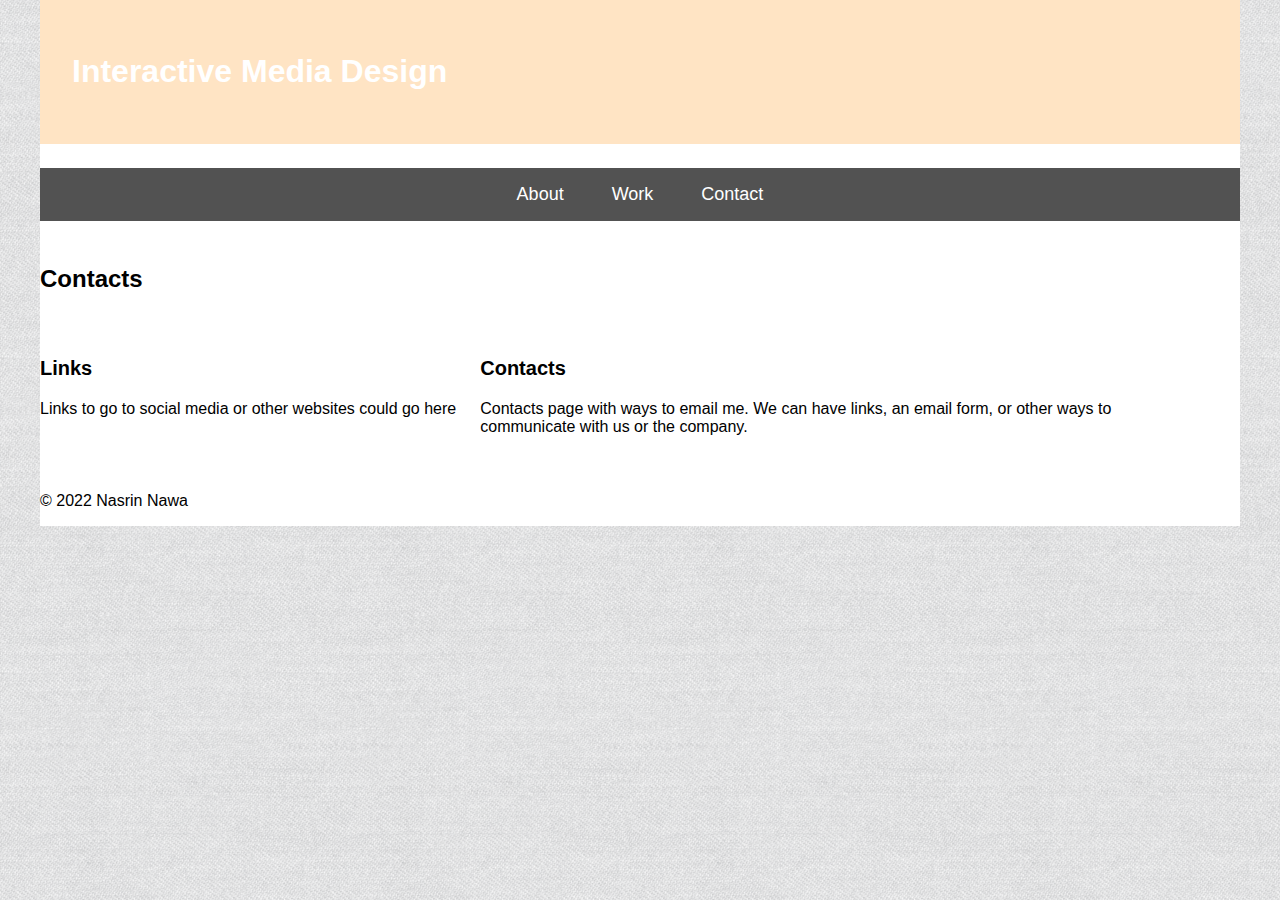
<file: assignments/contact.html>
<!doctype html>
<html lang="en">
<head>
    <meta charset="UTF-8">
    <title> Nasrin Nawa </title>
<link rel="stylesheet" href="css/style.css">
</head>

<body>
    <div class="container"> 
<header>
<h1> Interactive Media Design </h1>
</header>

<nav> 
<ul>
    <li><a href="index.html">About</a></li> 
    <li><a href="work.html">Work</a></li>  
    <li><a href="contact.html">Contact</a></li> 
</ul>    
</nav>

<section> 
<h2>Contacts</h2>    
</section>

<section class="col-span-4">
<h3> Links </h3>
<p> Links to go to social media or other websites could go here </p>
</section>

<section class="col-span-4">
    <h3> Contacts </h3>
    <p> Contacts page with ways to email me. We can have links, an email form, or other ways to communicate with us or the company. </p>
    </section>

<footer> 
    <p>&copy; 2022 Nasrin Nawa </p>
</footer>

</div><!--container closes-->
</body>
</html>
</file>
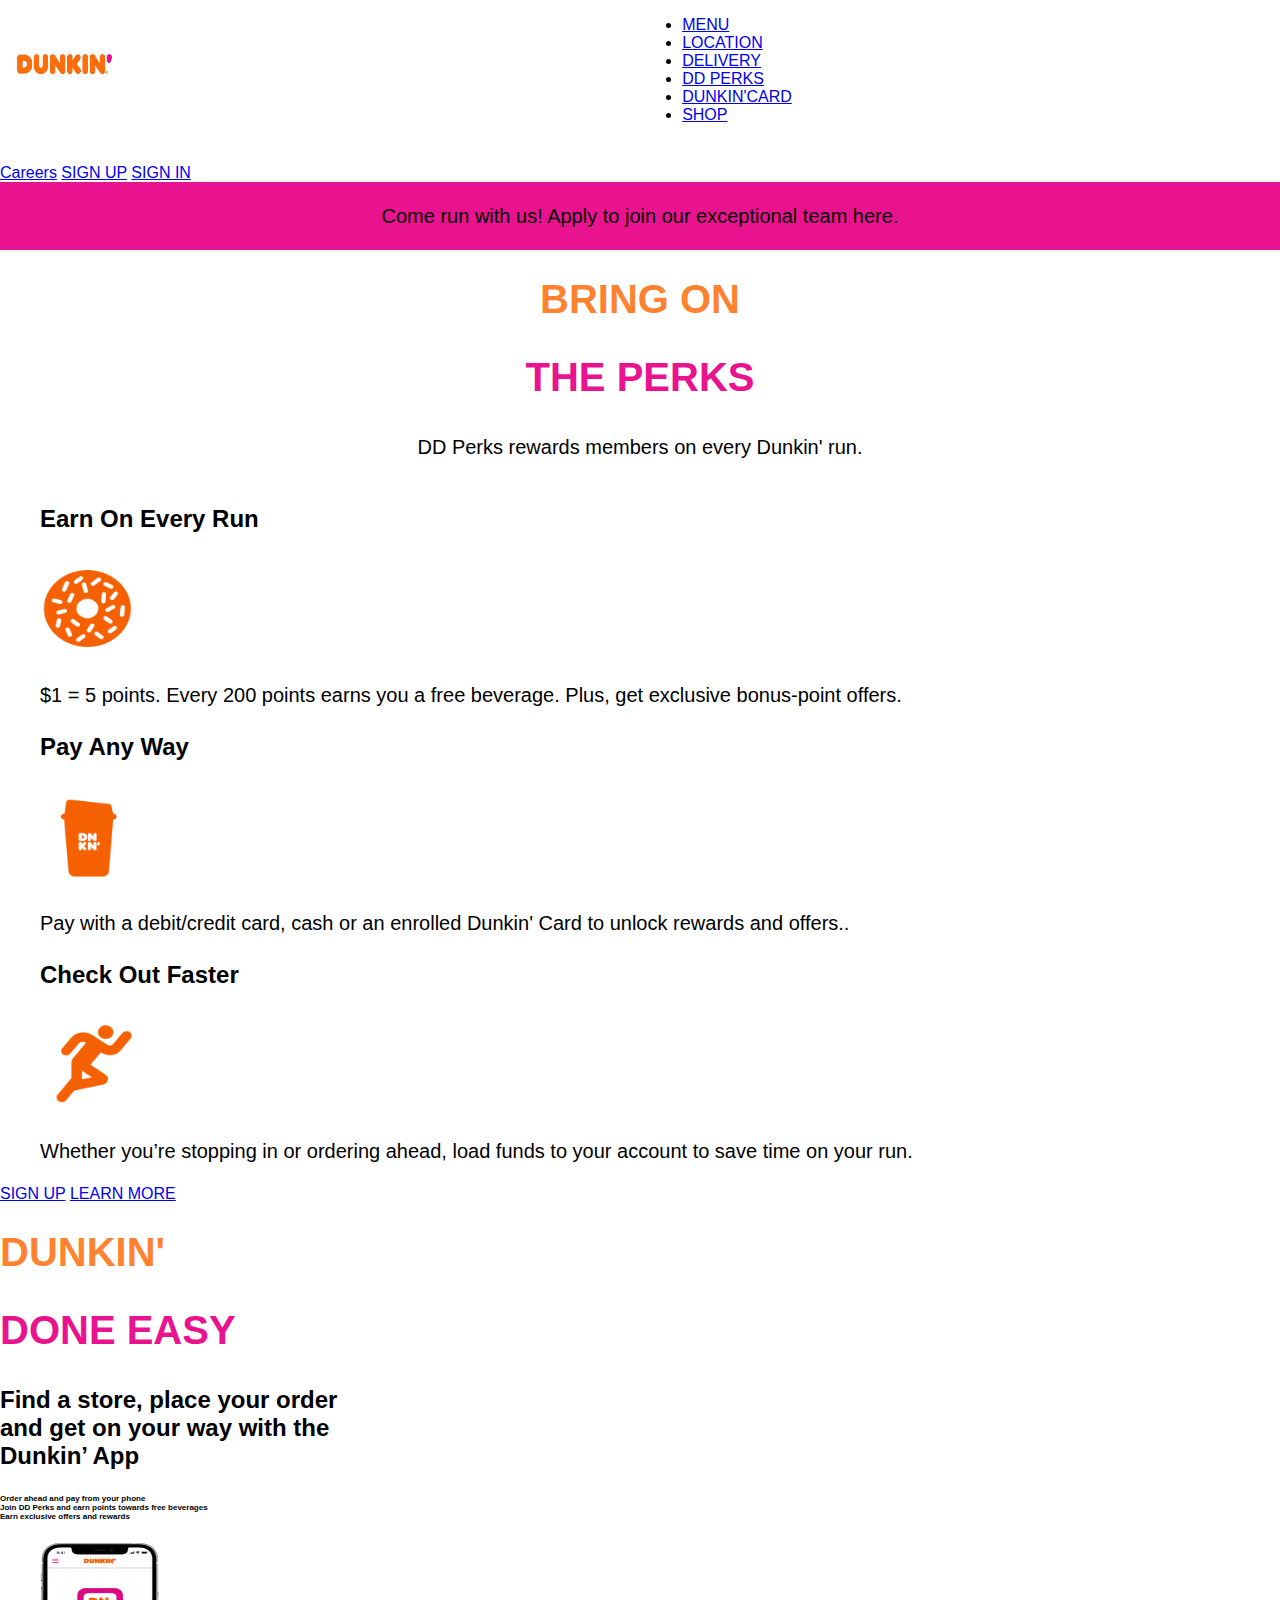
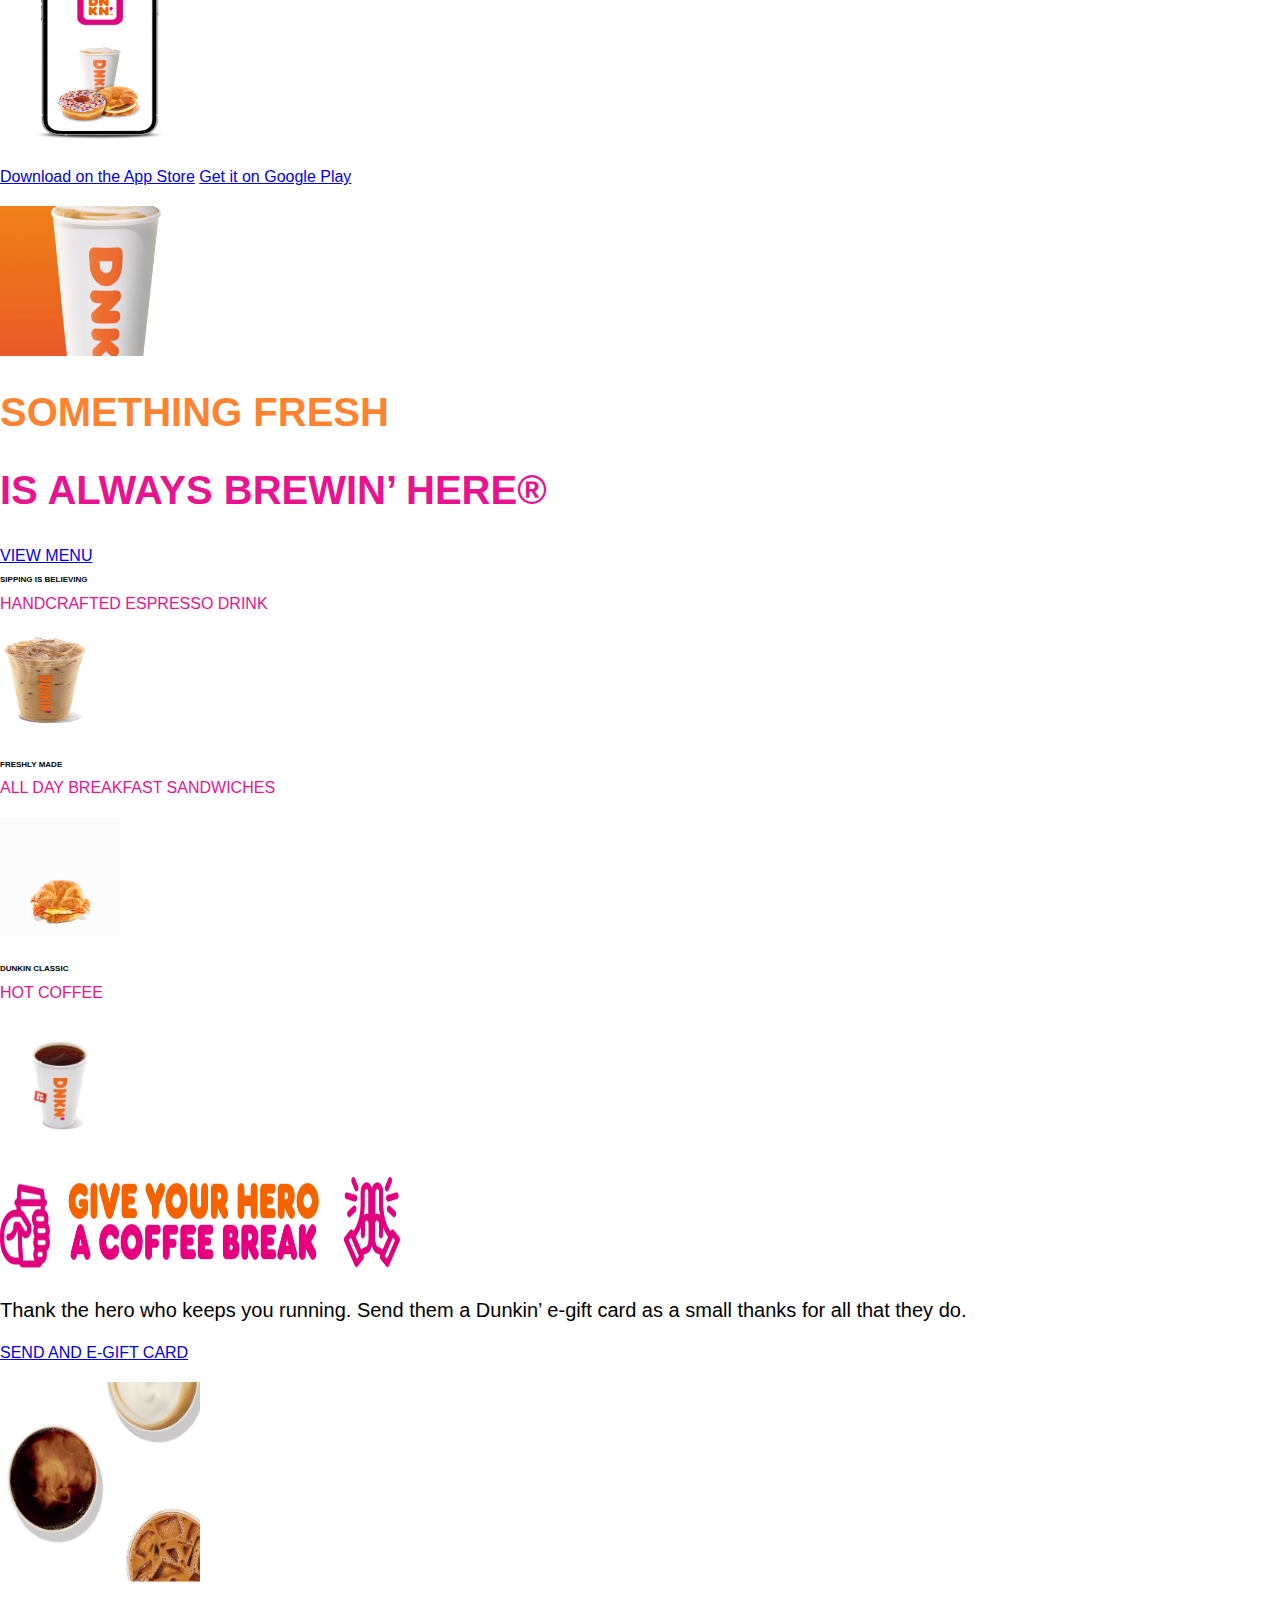
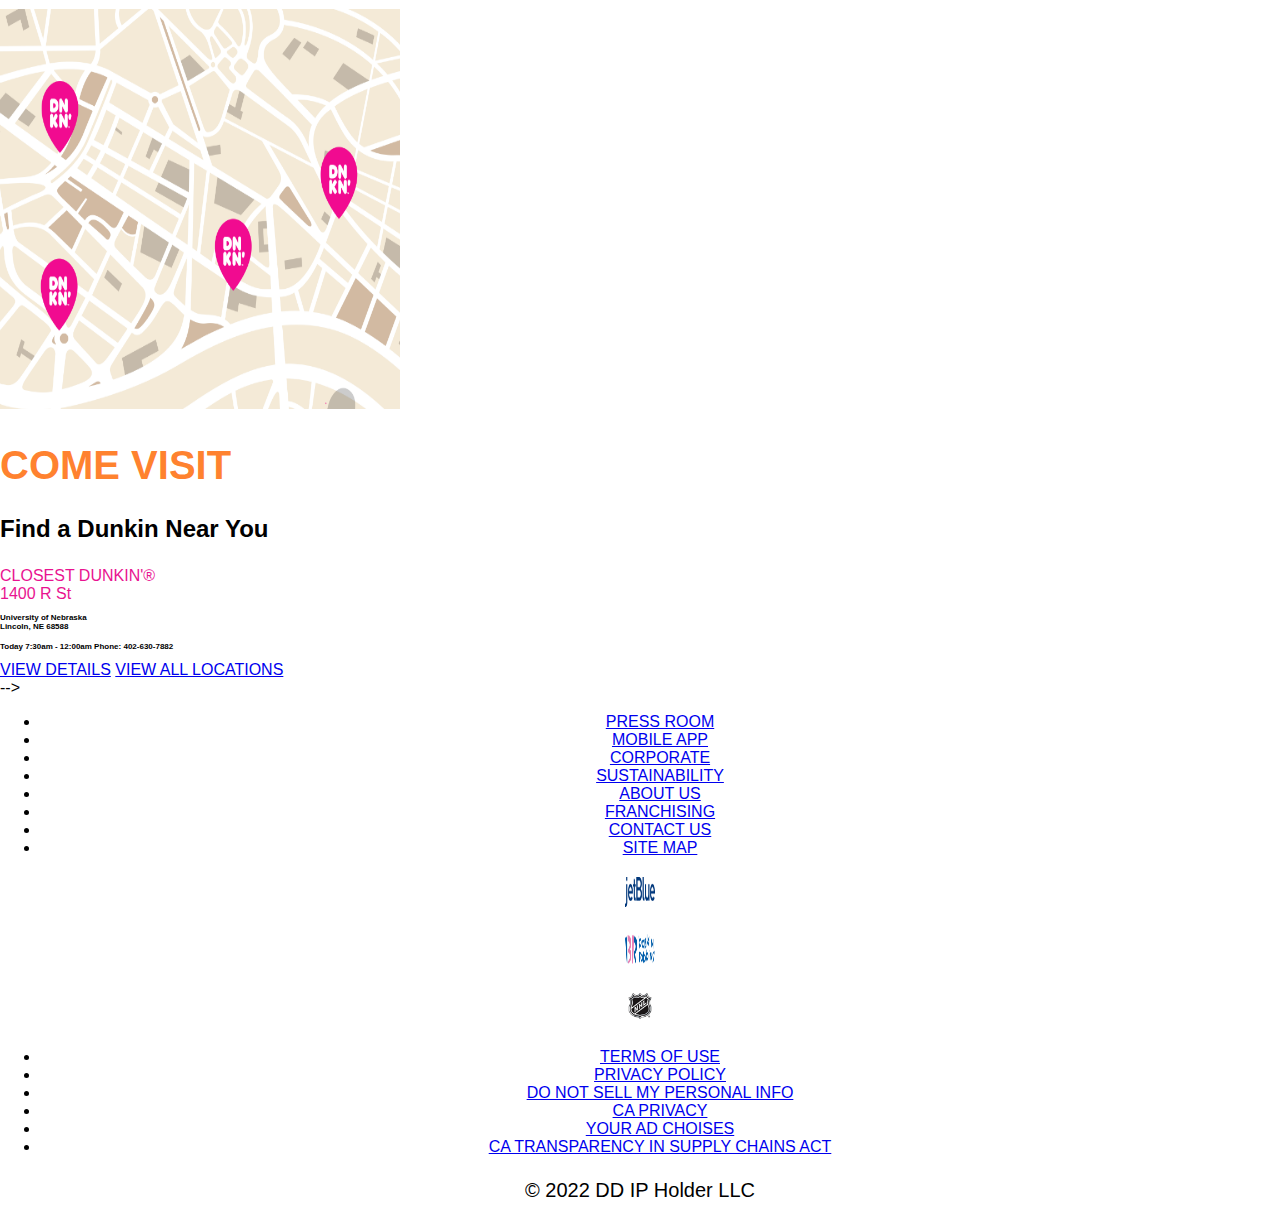
<file: assignments/Project2.html>
<!doctype html>
<html lang="en">
<head>
    <meta charset="UTF-8">
    <title>Page Template Title</title>
    
    <!--SEO -->
    <meta name="description" content="">
            
    <!--Icons -->
        <!-- Make iOS icon 180x180 PNG -->
        <link rel="apple-touch-icon" href="#">
        <!-- Make Shortcut icon 32x32 PNG -->
        <link rel="shortcut icon" href="#">
        
    <!-- Needed for RWD -->
        <meta name="viewport" content="width=device-width, initial-scale=1">
        
    <!-- Styles -->
        <link href="css/DD.css" rel="stylesheet">
        
    <!-- jQuery Scripts -->
        <script src="https://ajax.googleapis.com/ajax/libs/jquery/1.12.4/jquery.min.js"></script>
        <script>
            $(document).ready(function(){
            
                });
        </script>
</head>

<body>   


<header class="neutral-light container-lg"> 
    <section class="site-id">
        <img src="images/logo.jpg" width="130" height="130 alt="Dunkin Donut picture">
    </section>

        <!-- Navigation -->
    <nav class="menu">
        <ul> 
            <li><a href="#">MENU</a></li>
            <li><a href="#">LOCATION</a></li>
            <li><a href="#">DELIVERY</a></li>
            <li><a href="#">DD PERKS</a></li>
            <li><a href="#">DUNKIN'CARD</a></li>
            <li><a href="#">SHOP</a></li>
        </ul>
    </nav>
    <aside class="col-span-4">
        <a href=" " target=" _blank" class="button">Careers</a> 
        <a href="https://www.dunkindonuts.com/en/dd-perks/registration" target=" _blank" class="button">SIGN UP</a>
        <a href="https://www.dunkindonuts.com/en/sign-in" target=" _blank" class="button">SIGN IN</a>
    </aside>
</header>

        <!-- content -->
<div class="primary-color text-center container-lg">
        
    <section> 
      <p> Come run with us! Apply to join our exceptional team here. </p>
    </section>

</div>

<div class="neutral-light text-center container">
    <!--  -->
<section> 
    <h1>BRING ON</h1>
    <h2>THE PERKS</h2>
  <p> DD Perks rewards members on every Dunkin' run. </p>
</section>
</div>

<div class="neutral-light container">
    <!--  -->
<section> 
    <h3>Earn On Every Run</h3>
    <img class = "circle"src="images/cake.jpg" width="100" height="100" alt="donut">
    <p> $1 = 5 points. Every 200 points earns you a free beverage. Plus, get exclusive bonus-point offers. </p>
    <h3>Pay Any Way</h3>
    <img class = "circle"src="images/cup.jpg" width="100" height="100" alt="cup">
    <p> Pay with a debit/credit card, cash or an enrolled Dunkin' Card to unlock rewards and offers.. </p>
    <h3>Check Out Faster</h3>
    <img class = "circle"src="images/run.jpg" width="100" height="100" alt="run">
    <p> Whether you’re stopping in or ordering ahead, load funds to your account to save time on your run.</p>
</section>
</div>

<dive> 
<section> 
    <a href="https://www.dunkindonuts.com/en/dd-perks/registration" target=" _blank" class="button">SIGN UP</a>
    <a href="https://www.dunkindonuts.com/en/dd-perks" target=" _blank" class="button">LEARN MORE</a>   
</section>
</dive>

<div>
<section>
    <h1>DUNKIN'</h1>
    <h2>DONE EASY</h2>
    <h3> Find a store, place your order <br>
        and get on your way with the <br> 
        Dunkin’ App</h3>
    <h4>Order ahead and pay from your phone <br>
        Join DD Perks and earn points towards free beverages <br>
        Earn exclusive offers and rewards </h4>
<aside class="col-span-4">
            <p> <img src="images/easy.jpg" width="200" height="200" alt="Mobile App" </aside> </p> 
            <a href="https://apps.apple.com/us/app/new-dunkin-donuts/id1056813463" target=" _blank" class="button">Download on the App Store</a>
            <a href="https://play.google.com/store/apps/details?id=com.dunkinbrands.otgo&hl=en.html" target=" _blank" class="button">Get it on Google Play</a>
</aside>
</section>
</div>

<div>
    <section>
        <p> <img src="images/halfcup.pnj.png" width="400" height="150" alt="halfcup" </p> 
        <h1> SOMETHING FRESH </h1> <h2> IS ALWAYS BREWIN’ HERE® </h2>
        <a href="https://www.dunkindonuts.com/en/menu" target=" _blank" class="button">VIEW MENU</a>
    </section>

</div>

<div>
    <section>
        <h4> SIPPING IS BELIEVING </h4>
        <h> HANDCRAFTED ESPRESSO DRINK </h>
        <p> <img src="images/ice.jpg.jpeg" width="100" height="100" alt="Icecoffee" </p> 

        <h4> FRESHLY MADE </h4>
        <h> ALL DAY BREAKFAST SANDWICHES </h>
        <p> <img src="images/cros.jpg" width="120" height="120" alt="sandwich" </p>

        <h4> DUNKIN CLASSIC </h4>
        <h> HOT COFFEE </h>
        <p> <img src="images/tea.jpg.jpeg" width="120" height="120" alt="Hotcoffee" </p>

    </section>
</div>

<div>
    <section>
        <p> <img src="images/break.pnj.png" width="400" height="100" alt="Break" </p> 
        <p> Thank the hero who keeps you running. Send them a Dunkin’ e-gift card as a small thanks for all that they do.</p>
        <a href="https://dunkin.cashstar.com/store/recipient?locale=en-us" target=" _blank" class="button">SEND AND E-GIFT CARD</a>
    </section>
    <section>
        <aside>
            <p> <img src="images/threecups.pnj.png" width="200" height="200" alt="cups" </aside> </p> 
        </aside>
    </section>
</div>

<div>
    <section> 
    <section>
        <p> <img src="images/map.png" width="400" height="400" alt="Map" </p>   
    </section>
    <section> 
    <h1> COME VISIT</h1>
    <h3> Find a Dunkin Near You</h3>
    <h> CLOSEST DUNKIN'® <br>
        1400 R St</h>
    <h4> University of Nebraska <br>
        Lincoln, NE 68588 </h4>
        <h4> Today 7:30am - 12:00am

            Phone: 402-630-7882</h4>
            <a href="https://locations.dunkindonuts.com/en/ne/lincoln/1400-r-st" target=" _blank" class="button">VIEW DETAILS</a>
            <a href="https://www.dunkindonuts.com/en/locations" target=" _blank" class="button">VIEW ALL LOCATIONS</a>

        </section>

    </section>
</div>

        <!-- Work 
    <section class="text-center"> 
        <h2>Work</h2>
    <div class="portfolio">
        <img src="images/thumb.png" alt="Project 1">
        <img src="images/thumb.png" alt="Project 1">
        <img src="images/thumb.png" alt="Project 1">
        <img src="images/thumb.png" alt="Project 1">
        <img src="images/thumb.png" alt="Project 1">

    </div>
    </section>
        <img src="images/button.png" alt="View More Work">
        -->
    

        <!-- Content 
    <section class="company"> 
        <h2>Awesome Websites</h2>
        
        <p>Lorem Ipsum is simply dummy text of the printing and typesetting industry. Lorem Ipsum has been the industry's standard dummy text ever since the 1500s, when an unknown printer took a galley of type and scrambled it to make a type specimen book. It has survived not only five centuries, but also the leap into electronic typesetting, remaining essentially unchanged.</p>
        
        <p>Lorem Ipsum is simply dummy text of the printing and typesetting industry. Lorem Ipsum has been the industry's standard dummy text ever since the 1500s, when an unknown printer took a galley of type and scrambled it to make a type specimen book. It has survived not only five centuries, but also the leap into electronic typesetting, remaining essentially unchanged. Lorem Ipsum is simply dummy text of the printing and typesetting industry. Lorem Ipsum has been the industry's standard dummy text ever since the 1500s, when an unknown printer took a galley of type and scrambled it to make a type specimen book. It has survived not only five centuries, but also the leap into electronic typesetting, remaining essentially unchanged.</p>
    </section>

    <aside class="company-image"> 
        <img src="images/thumb.png" alt="Company Thumbnail">
    </aside>
</div><!--close container --> 
-->

    <!-- Quote 
<div class="highlight-color container-lg">
    <section class="text-center"> 
        <h3>Generally you don't see that kind of behavior in a major appliance.</h3>
        <p>- Peter Venkman</p>
    </section>
</div>

<div class="container">
    -->

    <!-- Quick Links-->
    <links class=" text-center">
        <ul>
            <li><a href="#">PRESS ROOM</a></li>
            <li><a href="#">MOBILE APP</a></li>
            <li><a href="#">CORPORATE</a></li>
            <li><a href="#">SUSTAINABILITY</a></li>
            <li><a href="#">ABOUT US</a></li>
            <li><a href="#">FRANCHISING</a></li> 
            <li><a href="#">CONTACT US</a></li> 
            <li><a href="#">SITE MAP</a></li>   
        </ul>
    
    <!-- social media -->

    <!-- partners -->
    <partners class=" text-center">
            <p> <img src="images/1.pnj.png" width="30" height="30" alt="Jetblue" </p> 
            <p> <img src="images/2,pnj.png" width="30" height="30" alt="BR" </p> 
            <p> <img src="images/3.pnj.png" width="30" height="30" alt="NHL" </p> 
    </partners>
    <!-- Footer  -->
    <footer class="text-center">
        <nav class="footerlinks">
            <ul> 
                <li><a href="#">TERMS OF USE</a></li>
                <li><a href="#">PRIVACY POLICY</a></li>
                <li><a href="#">DO NOT SELL MY PERSONAL INFO</a></li>
                <li><a href="#">CA PRIVACY</a></li>
                <li><a href="#">YOUR AD CHOISES</a></li>
                <li><a href="#">CA TRANSPARENCY IN SUPPLY CHAINS ACT</a></li>
            </ul>
        </nav> 
        <p>&copy; 2022 DD IP Holder LLC</p>
    </footer>

</div><!--close container --> 

</body>
</html>
</file>
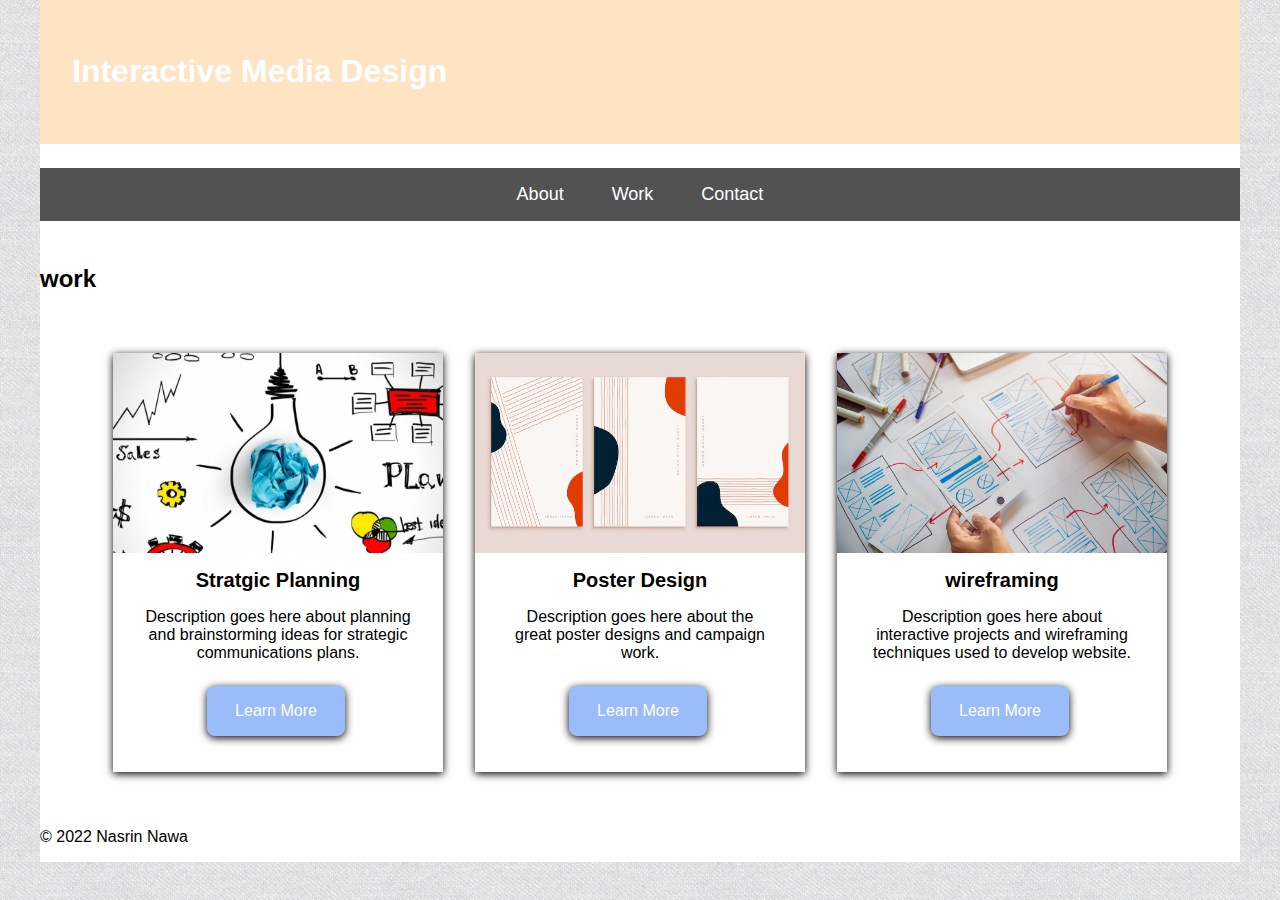
<file: assignments/work.html>
<!doctype html>
<html lang="en">
<head>
    <meta charset="UTF-8">
    <title> Nasrin Nawa </title>
<link rel="stylesheet" href="css/style.css">
</head>

<body>
    <div class="container"> 
<header>
<h1> Interactive Media Design </h1>
</header>

<nav> 
<ul>
    <li><a href="index.html">About</a></li> 
    <li><a href="work.html">Work</a></li>  
    <li><a href="contact.html">Contact</a></li> 
</ul>    
</nav>

<section> 
  <h2>work</h2>
</section> 

<section class="work-section">

<div class="card"> 
        <img src="images/strategicplan.jpeg" width="100%" height="200" alt="Strartegic Planning">
    <h3 class="card-title">Stratgic Planning</h3>
    <p class="card-text"> Description goes here about planning and brainstorming ideas for strategic communications plans.</p>
    <a hreft="#" class="button">Learn More</a>
 </div>

<div class="card"> 
    <img src="images/Posterdesign.webp" width="100%" height="200" alt="Poster design">
    <h3 class="card-title">Poster Design</h3>
    <p class="card-text"> Description goes here about the great poster designs and campaign work.</p>
    <a hreft="#" class="button">Learn More</a>
</div>

<div class="card"> 
    <img src="images/Wireframing.jpeg" width="100%" height="200" alt="Wireframing">
    <h3 class="card-title">wireframing</h3>
    <p class="card-text"> Description goes here about interactive projects and wireframing techniques used to develop website.</p>
    <a hreft="#" class="button">Learn More</a>
</div>

</section>


<footer> 
    <p>&copy; 2022 Nasrin Nawa </p>
</footer>

</div><!--container closes-->
</body>
</html>
</file>
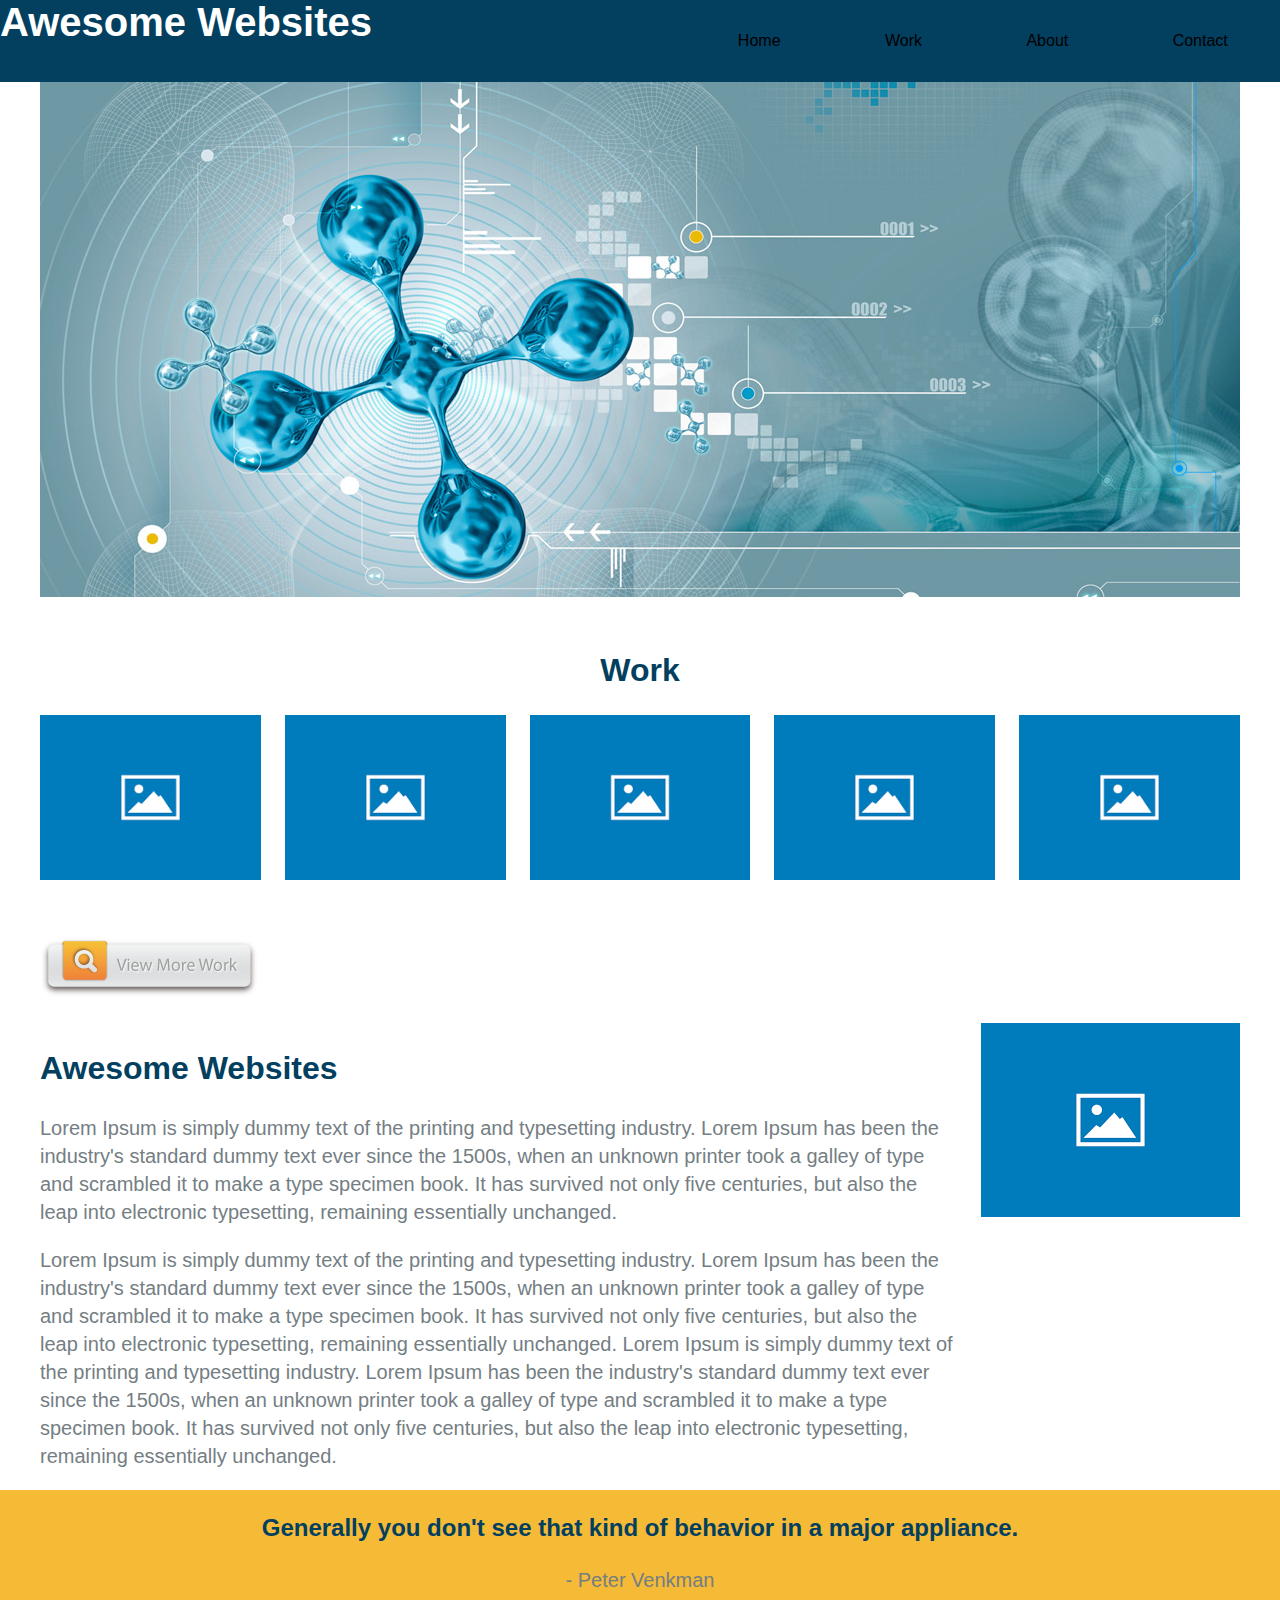
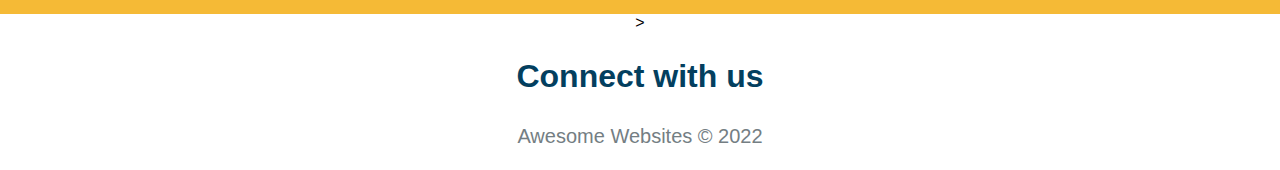
<file: assignments/class_template/class_template.html>
<!doctype html>
<html lang="en">
<head>
    <meta charset="UTF-8">
    <title>Page Template Title</title>
    
    <!--SEO -->
    <meta name="description" content="">
            
    <!--Icons -->
        <!-- Make iOS icon 180x180 PNG -->
        <link rel="apple-touch-icon" href="#">
        <!-- Make Shortcut icon 32x32 PNG -->
        <link rel="shortcut icon" href="#">
        
    <!-- Needed for RWD -->
        <meta name="viewport" content="width=device-width, initial-scale=1">
        
    <!-- Styles -->
        <link href="css/inclass.css" rel="stylesheet">
        
    <!-- jQuery Scripts -->
        <script src="https://ajax.googleapis.com/ajax/libs/jquery/1.12.4/jquery.min.js"></script>
        <script>
            $(document).ready(function(){
            
                });
        </script>
</head>

<body>   


<header class="primary-color container-lg"> 
    <section class="site-id site-id-flex">
        <h1>Awesome Websites</h1>
    </section>

        <!-- Navigation -->
    <nav class="menu">
        <ul> 
            <li><a href="#">Home</a></li>
            <li><a href="#">Work</a></li>
            <li><a href="#">About</a></li>
            <li><a href="#">Contact</a></li>
        </ul>
    </nav>
</header>

<div class="container">
        <!-- Hero Image -->
        <section> 
        <img src="images/promoGraphic.jpg" alt="Awesome Website Hero Promo">
    </section>


        <!-- Work -->
    <section class="text-center"> 
        <h2>Work</h2>
    <div class="portfolio">
        <img src="images/thumb.png" alt="Project 1">
        <img src="images/thumb.png" alt="Project 1">
        <img src="images/thumb.png" alt="Project 1">
        <img src="images/thumb.png" alt="Project 1">
        <img src="images/thumb.png" alt="Project 1">

    </div>
    </section>
        <img src="images/button.png" alt="View More Work">
    

        <!-- Content -->
    <section class="company"> 
        <h2>Awesome Websites</h2>
        
        <p>Lorem Ipsum is simply dummy text of the printing and typesetting industry. Lorem Ipsum has been the industry's standard dummy text ever since the 1500s, when an unknown printer took a galley of type and scrambled it to make a type specimen book. It has survived not only five centuries, but also the leap into electronic typesetting, remaining essentially unchanged.</p>
        
        <p>Lorem Ipsum is simply dummy text of the printing and typesetting industry. Lorem Ipsum has been the industry's standard dummy text ever since the 1500s, when an unknown printer took a galley of type and scrambled it to make a type specimen book. It has survived not only five centuries, but also the leap into electronic typesetting, remaining essentially unchanged. Lorem Ipsum is simply dummy text of the printing and typesetting industry. Lorem Ipsum has been the industry's standard dummy text ever since the 1500s, when an unknown printer took a galley of type and scrambled it to make a type specimen book. It has survived not only five centuries, but also the leap into electronic typesetting, remaining essentially unchanged.</p>
    </section>

    <aside class="company-image"> 
        <img src="images/thumb.png" alt="Company Thumbnail">
    </aside>
</div><!--close container --> 

    <!-- Quote -->
<div class="highlight-color container-lg">
    <section class="text-center"> 
        <h3>Generally you don't see that kind of behavior in a major appliance.</h3>
        <p>- Peter Venkman</p>
    </section>
</div>

<div class="container">
    <!-- Footer  -->
    <footer class="text-center"> > 
        <h2>Connect with us</h2>
        <p>Awesome Websites &copy; 2022</p>
    </footer>

</div><!--close container --> 

</body>
</html>
</file>
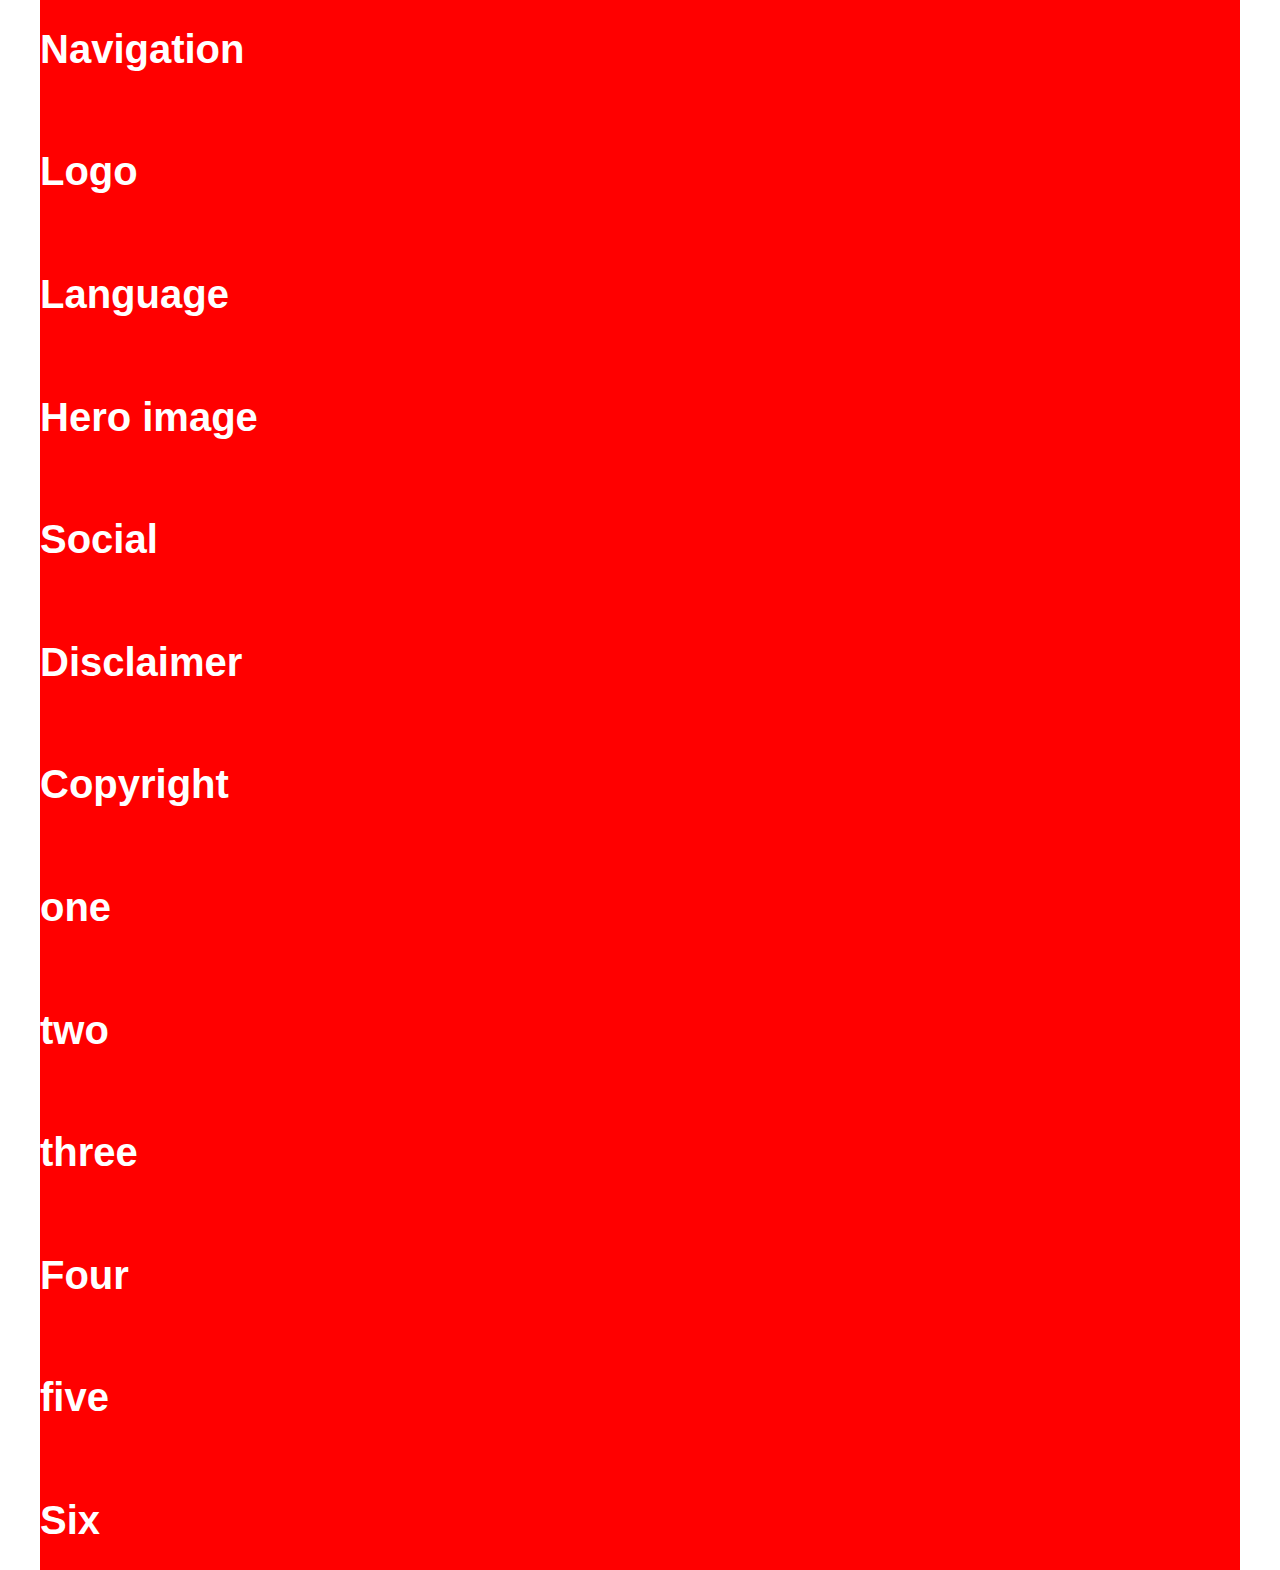
<file: assignments/class_template/grid1.html>
<!doctype html>
<html lang="en">
<head>
    <meta charset="UTF-8">
    <title>Page Template Title</title>
    
    <!-- Needed for RWD -->
    <meta name="viewport" content="width=device-width, initial-scale=1">
        
    <!-- Styles -->
        <link href="css/grid.css" rel="stylesheet">

</head>

<body>   
<div class="container">
<nav>
    <h1> Navigation</h1>
</nav>

<section class = "site-id green">
    <h1>Logo </h1>
</section>

<section class = "lang yellow">
    <h1> Language</h1>
</section>

<main class="hero">
    <h1> Hero image </h1>
</main>

<section class=" social purple">
    <h1> Social </h1>
</section> 

<section class=" disclaimer navajowhite">
    <h1> Disclaimer </h1>
</section>

<section class=" copyright pink">
    <h1> Copyright </h1>
</section>

<section class=" col-span-2 red">
    <h1> one </h1>
</section>

<section class=" col-span-2 white">
    <h1> two </h1>
</section>

<section class=" col-span-2 blue">
    <h1> three </h1>
</section>

<section class=" col-span-2 pink">
    <h1> Four </h1>
</section>

<section class=" col-span-2 green">
    <h1> five </h1>
</section>

<section class=" col-span-2 orange">
    <h1> Six </h1>
</section>
    
</div><!--close container --> 
</body>
</html>
</file>
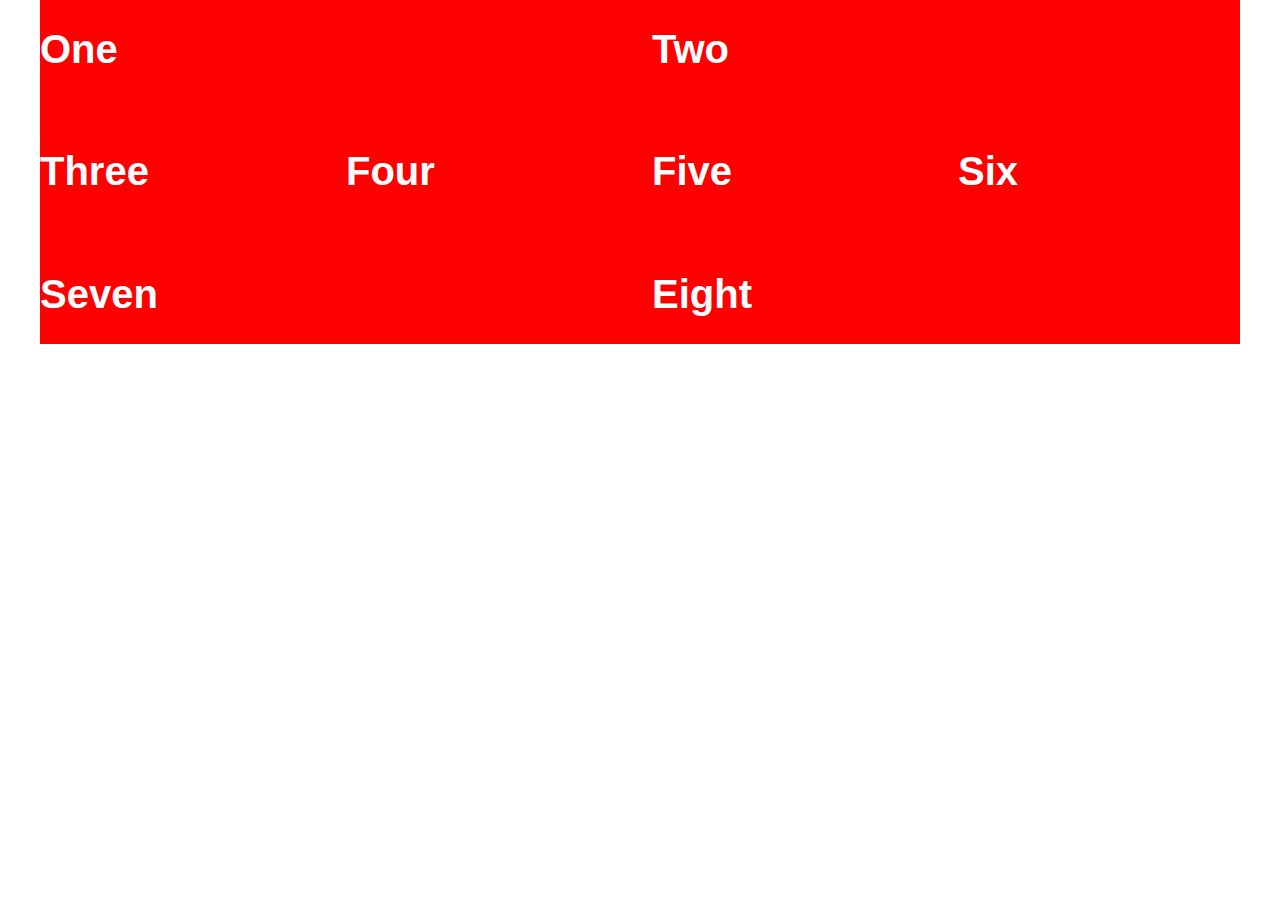
<file: assignments/class_template/grid2.html>
<!doctype html>
<html lang="en">
<head>
    <meta charset="UTF-8">
    <title>Page Template Title</title>
    
        
    <!-- Needed for RWD -->
        <meta name="viewport" content="width=device-width, initial-scale=1">
        
    <!-- Styles -->
        <link href="css/grid.css" rel="stylesheet">
        

</head>

<body>   
<div class="container">

    <section class="green col-span-6">
        <h1> One </h1>
    </section>

    <section class="blue col-span-6">
        <h1> Two </h1>
    </section>
    
    <section class="yellow col-span-3">
        <h1> Three </h1>
    </section>

    <section class="orange col-span-3">
        <h1> Four </h1>
    </section>

    <section class="yellow col-span-3">
        <h1> Five </h1>
    </section>

    <section class="orange col-span-3">
        <h1> Six </h1>   
    </section>

    <section class="green col-span-6">
        <h1> Seven </h1>
    </section>
    
    <section class="blue col-span-6">
         <h1> Eight </h1>
    </section>
    
    <!-- Footer  -->

    
</div><!--close container --> 
</body>
</html>
</file>
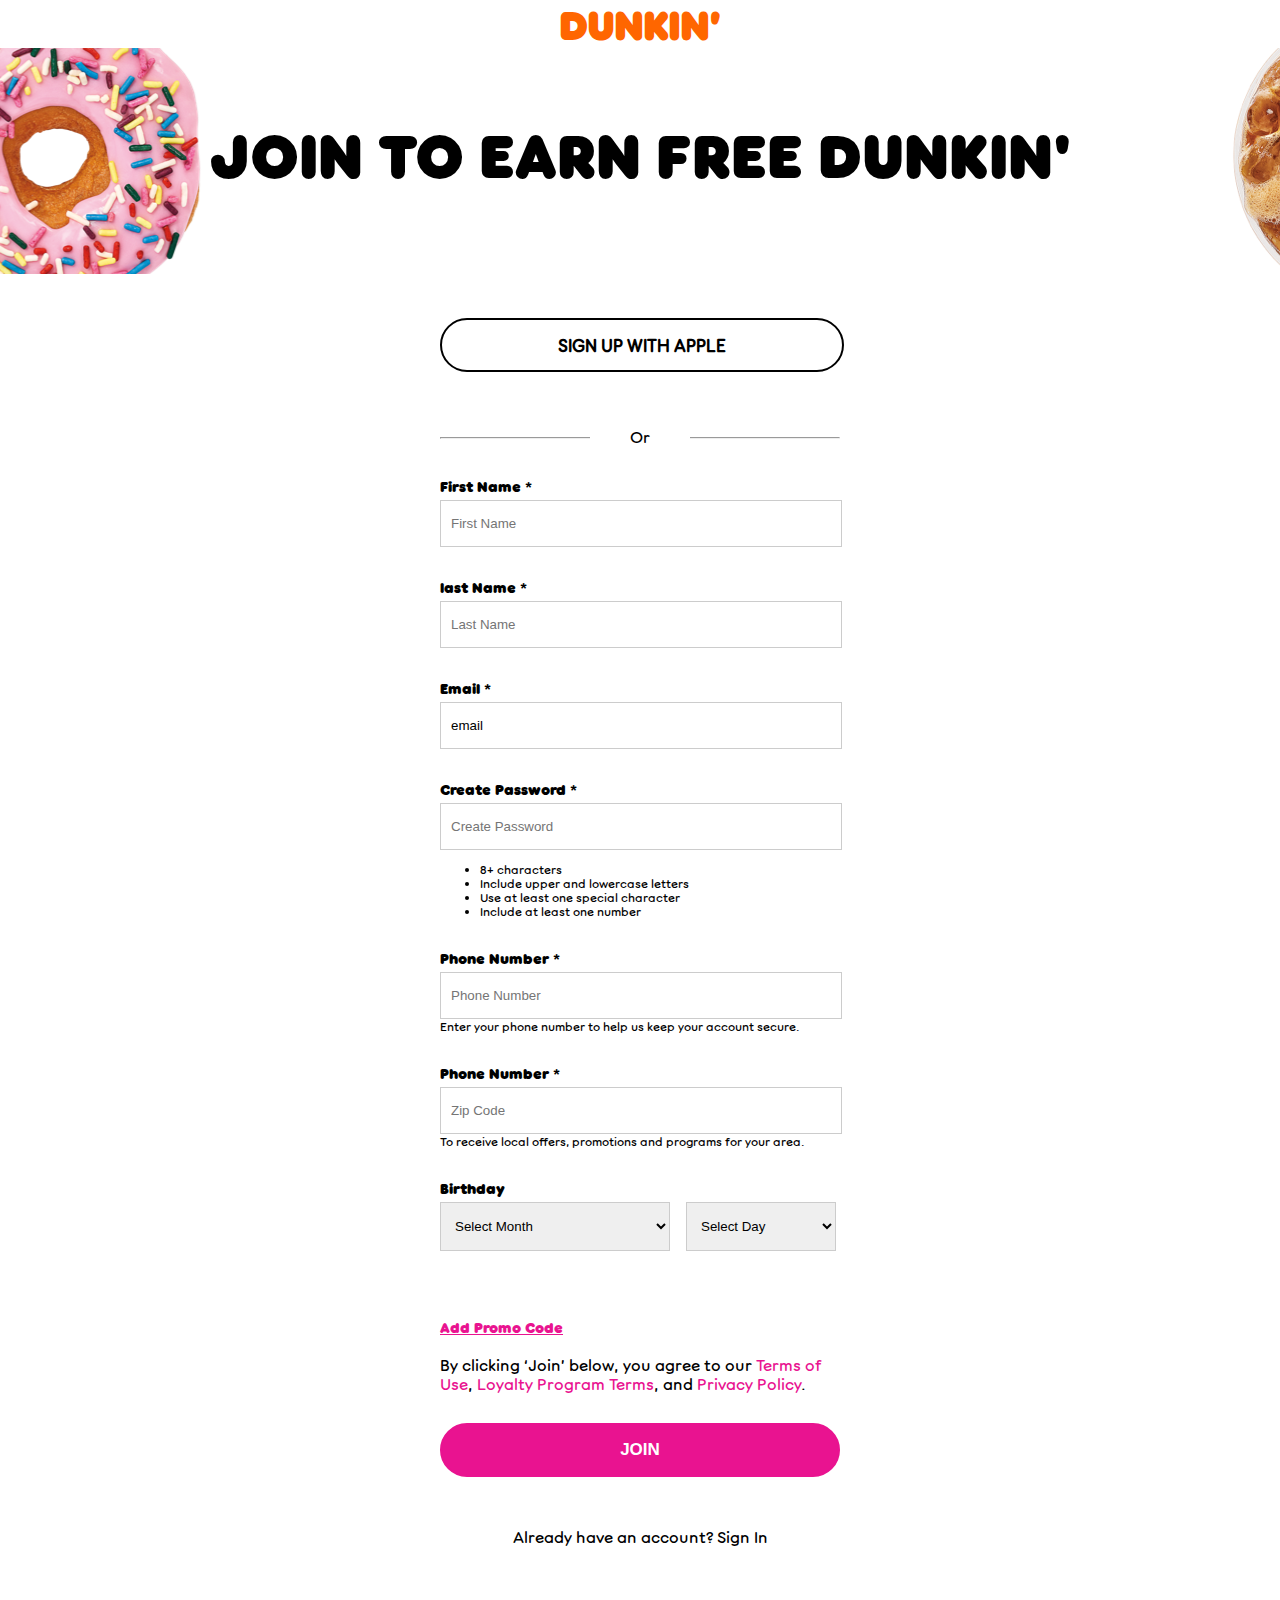
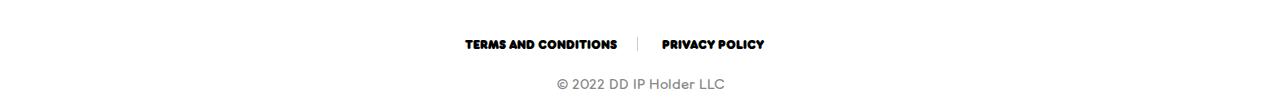
<file: assignments/p2/signup.html>
<!doctype html>
<html lang="en">
<head>
    <meta charset="UTF-8">
    <meta name="viewport" content="width=device-width, initial-scale=1">

    <title>DUNKIN’ | Sign up</title>

    <link href="assets/css/style.css" rel="stylesheet">

</head>
<body>
  <div class="brandName textCenter">DUNKIN’</div>

  <div class="signupHeader">JOIN TO EARN FREE DUNKIN'</div>
  <div class="signupContainer">
    <div><a href="#" class="appleBtn">sign up with apple</a></div>
    <br /><br /><br />
    <hr />
    <div class="orSep">Or</div>
    <div class="form">
      <form method="post" action="">
        <div>
          <label for="first_name">First Name *</label> <br />
          <input type="text" name="first_name" id="first_name" class="signupFormControl" value="" placeholder="First Name" required>
        </div>
        <div>
          <label for="last_name">last Name *</label> <br />
          <input type="text" name="last_name" id="last_name" class="signupFormControl" value="" placeholder="Last Name" required>
        </div>
        <div>
          <label for="email">Email *</label> <br />
          <input type="email" name="email" value="email" class="signupFormControl" placeholder="Email" required>
        </div>
        <div>
          <label for="pass">Create Password *</label> <br />
          <input type="password" name="pass" id="pass" class="signupFormControl" value="" placeholder="Create Password" required>
          <div class="subText">
            <ul>
              <li>8+ characters</li>
              <li>Include upper and lowercase letters</li>
              <li>Use at least one special character</li>
              <li>Include at least one number</li>
            </ul>
          </div>
        </div>
        <div>
          <label for="phone">Phone Number *</label> <br />
          <input type="number" name="phone" id="phone" class="signupFormControl" value="" placeholder="Phone Number" required>
          <div class="subText">Enter your phone number to help us keep your account secure.</div>
        </div>
        <div>
          <label for="zipcode">Phone Number *</label> <br />
          <input type="number" name="zipcode" id="zipcode" class="signupFormControl" value="" placeholder="Zip Code">
          <div class="subText">To receive local offers, promotions and programs for your area.</div>
        </div>
        <div>
          <label for="zipcode">Birthday</label> <br />

          <select  class="signupFormControl" style="width:230px" name="months">
            <option value="">Select Month</option>
            <option value="">Jan</option>
            <option value="">Feb</option>
            <option value="">Mar</option>
            <option value="">Apr</option>
            <option value="">May</option>
            <option value="">Jun</option>
            <option value="">Jul</option>
            <option value="">Aug</option>
            <option value="">Sep</option>
            <option value="">Oct</option>
            <option value="">Nov</option>
            <option value="">Dec</option>
          </select>
          &nbsp;&nbsp;
          <select  class="signupFormControl" style="width:150px" name="day">
            <option value="">Select Day</option>
            <option value="">1</option>
            <option value="">2</option>
            <option value="">3</option>
            <option value="">4</option>
            <option value="">5</option>
            <option value="">6</option>
            <option value="">7</option>
            <option value="">8</option>
            <option value="">9</option>
            <option value="">10</option>
            <option value="">11</option>
            <option value="">12</option>
            <option value="">13</option>
            <option value="">14</option>
            <option value="">15</option>
            <option value="">16</option>
            <option value="">17</option>
            <option value="">18</option>
            <option value="">19</option>
            <option value="">20</option>
            <option value="">21</option>
            <option value="">22</option>
            <option value="">23</option>
            <option value="">24</option>
            <option value="">25</option>
            <option value="">26</option>
            <option value="">27</option>
            <option value="">28</option>
            <option value="">29</option>
            <option value="">30</option>
            <option value="">31</option>
          </select>
        </div>
        <br /><br />
        <div class="subText2">
          <a href="#" class="colorBrand">Add Promo Code</a>
        </div>
        <br />
        <div>
          By clicking ‘Join’ below, you agree to our
          <a href="#" class="colorBrand">Terms of Use</a>,
          <a href="#" class="colorBrand">Loyalty Program Terms</a>, and
            <a href="#" class="colorBrand">Privacy Policy</a>.
        </div>

        <div><input type="submit" name="" class="btnSignup" value="Join"></div>
      </form>

      <div style="padding:20px" class="textCenter">Already have an account? Sign In</div>


    </div>
    <br /><br /><br />
    <div class="qlink1">
      <ul>
        <li>TERMS AND CONDITIONS</li>
        <li style="border-right:1px solid #fff !important;">PRIVACY POLICY</li>
      </ul>
    </div>

    <div style="font-size:14px; padding:10px; color: #888;" class="textCenter">© 2022 DD IP Holder LLC</div>
  </div>


</body>
</html>
</file>
<file: assignments/css/style.css>
* {
    box-sizing: border-box;
    font-family: sans-serif;

}

body {
    margin: 0;
    font-family: sans-serif;
    background-image: url("../images/bg.png");
     }
.container {
    background-color: white;
}
header {
   background-color: bisque; 
   color: white;
   padding: 2rem;
}
h1 {
    font-size: 2rem; 
    }
h2 {
    font-size: 1.5rem;
    }
h3 {
    font-size: 1.25rem;
    img {
        max-width: 100%;
    }
}
.circle {
        border-radius: 50%;
        border: 5px solid bisque
    }

a:link, a:visited {
    color: #9abcf8; 
    text-decoration: none;
}    

a:hover {
    color: #6e8fc7; 
    text-decoration: underline;
}  

    /***** layout ******/
    .container {
        background-color: white;
        display: grid;
        gap: 1.5rem;
        grid-template-columns: repeat (12, 1fr);
        margin: 0 auto;
        width: min(95%, 75rem);
    }

    .container > * {
        grid-column: span 12;

    }


    /***** Navigation Using Flexbox ******/
    nav {
        background-color: #525252; 
        padding: 0 1rem; 
        display: flex;
        justify-content: center;
        position: sticky;
        top: 0;
    }

    nav ul {
        margin: 0;
        padding: 0;
        list-style: none;
        display: flex;
        flex-flow: row wrap;
    }

    nav li {
        margin: 0 0.5rem;
    }

    nav a:link, nav a:visited {
        color: white;
        text-decoration: none;
        font-size: 1.125rem;
        padding: 1rem;
        display: block;
        transition: ease-in-out 250ms;
    }

    nav a:hover {
        background-color: #9abcf8;
        color: white;

    }

    /***** Components ******/
    .button,
    .button:link, .button:visited {
        color: white;
        background-color: #9abcf8;
        text-align: center; 
        text-decoration: none !important; 
        padding: 1rem 1.75rem;
        border-radius: .5rem;
        box-shadow: 0 .125rem .5rem rgba(0, 0, .15);
        display: inline-block;
        margin: 0 .25rem .25rem 0;
        transition: background-color 0.5s ease;
    }

    .button:hover { 
        background-color: #6e8fc7;
        color: white;
    } 
    .card {
        text-align: center;
        margin: 1rem;
        padding-bottom: 2rem;
        box-shadow: 0 .125rem .5rem rgba(0, 0, .15);
    }

    .card-title {
        margin: 0.75rem 0 0 0;
        padding: 0 2rem 0.5rem;

    }

    .card-text {
        margin: 0.5rem 0 1rem 0;
        padding: 0 2rem 0.5rem;

    }
        /* desktop Layout */
        @media screen and (min-width: 40rem) { 
            .col-span-8 {
                grid-column: span 8;
            }
            .col-span-4 {
                grid-column: span 4;
            }

        .work-section {
            display: flex;
            justify-content: center;
            flex-flow: row wrap;
        }
        .card {
            flex-basis: 27.5%;
        }
        }
</file>
<file: assignments/p2/assets/css/style.css>
:root {
    --primary-color: #e91390;
    --second-color: #ff6600;
    --neutral-black: black;
    --neutral-light: #ffffff;
}

@font-face {font-family: 'CoffeeService';
src: url('../fonts/31413D_0_0.eot');
src: url('../fonts/31413D_0_0.eot?#iefix') format('embedded-opentype'),
url('../fonts/31413D_0_0.woff2') format('woff2'),
url('../fonts/31413D_0_0.woff') format('woff'),
url('../fonts/31413D_0_0.ttf') format('truetype');}

@font-face{font-family:DunkinSansBook;
  src:url("../fonts/DunkinSans-Book.woff")}

@font-face{font-family:DunkinSansDisplay;
  src:url("../fonts/DunkinSans-Display.woff")}

@font-face{font-family:DunkinSerifBold;
  src:url("../fonts/DunkinSerif-Bold.woff")}

html{
  overflow-y: scroll;
}
body{
  margin: 0;
  padding: 0;
  direction: ltr;
  font-family:DunkinSansBook, serif, sans-serif;
}
a{
  color: #000;
  text-decoration: none;
}
a:hover{
  color: var(--primary-color);
  text-decoration: underline;
}

.fixHeader{
  position: fixed;
  width: 100%;
  background-color: #fff;
  border-bottom: 1px solid #ccc;
  overflow: hidden;
  height: 150px;
}

.fixHeaderHeight{
  height: 150px;
}

.colorBrand{
  color: var(--primary-color);
}
.colorBrand2{
  color: var(--second-color);
}

.brandName{
  color: var(--second-color);
  font-weight: bolder;
  font-size: 40px;
  font-family:DunkinSansDisplay, serif, sans-serif;
}
.topRibban{
  background: var(--primary-color);
  padding: 15px;
  color:#FFFFFF;
  text-align: center;
  font-size: 18px;
}
.topRibban a{
  color: #ffffff;
  text-decoration: none;
  font-weight: bolder;
}

.btn{
    text-decoration: none;
    padding: 7px;
    border:2px solid var(--primary-color);
    border-radius:30px;
    min-width: 100px;
    text-align: center;
    font-weight: bolder;
    font-size: 12px;
    display: inline-block;
    text-transform: uppercase;
    color: var(--neutral-black);
    font-family:DunkinSansDisplay, serif, sans-serif;
}
.btnBG{
    background: var(--primary-color);
    color: var(--neutral-light) !important;
}

.btnTxt{
    color: var(--primary-color) !important;
}

.btn2{
    text-decoration: none;
    padding: 10px;
    border:2px solid var(--primary-color);
    border-radius:30px;
    min-width: 200px;
    text-align: center;
    font-weight: bolder;
    font-size: 20px;
    display: inline-block;
    text-transform: uppercase;
    color: var(--neutral-black);
    font-family:DunkinSansDisplay, serif, sans-serif;
}

.locBtnSml{
  text-decoration: none;
  padding: 5px;
  border:2px solid var(--primary-color);
  border-radius:30px;
  min-width: 150px;
  text-align: center;
  font-weight: bolder;
  font-size: 12px;
  display: inline-block;
  text-transform: uppercase;
  color: var(--neutral-black);
  font-family:DunkinSansDisplay, serif, sans-serif;

}

.formStyle{
    border: 2px solid var(--neutral-black);
    padding: 7px;
    min-width: 150px;
    border-radius:30px;
}
.topNav{
  padding: 10px;
  text-align: right;
  border-bottom: 1px solid #f9f9f9;
}
.nav{
  padding: 10px;
  font-family:DunkinSansDisplay, serif, sans-serif;
}

.colw-40{
  width: 40%;
}

.colw-20{
  width: 20%;
}

.navCol{
  float: left;
  padding: 10px 0;
}

.navCol ul{
  padding: 0;
  margin: 0;
  list-style: none;
}

.navCol ul li{
  display: inline-block;
  text-transform: uppercase;
  padding: 10px 40px;
  font-weight: bolder;
  cursor: pointer;
}

.textLeft{
  text-align: left;
}
.textCenter{
  text-align: center;
}
.textRight{
  text-align: right;
}


.banner{
  background-image: url('../images/banner.png');
  background-repeat: no-repeat;
  background-size: 100%;
  text-align: center;
  padding: 30px 0 0 0;
  margin: 30px 0 0 0;
}

.banner .bh{
    font-size: 60px;
    font-weight: bolder;
    padding: 3px 0;
    font-family:DunkinSansDisplay, serif, sans-serif;
}

.banner .bt{
    font-size: 25px;
}
.nfItem{
  margin: 0 auto 0 auto;
  width: 966px;
  margin-top: 100px;
}
.nfItem .nfBox{
    border:1px solid tranparent;
    padding: 10px;
    width: 300px;
    float: left;
    text-align: center;
}

.itemSection{
    background-image: url('../images/somthin-fresh-dsktp.png');
    background-repeat: no-repeat;
    background-position: left;
    padding: 30px;
    height: 320px;
}

.location{
  background-image: url('../images/Mask Group 24.png');
  background-repeat: no-repeat;
  min-height: 400px;
  padding-left: 750px;
  padding-top: 30px;
  text-align: center;
  border-bottom:1px solid #ccc;
}

.linkContainer{
  width: 1000px;
  margin: 0 auto;
  padding: 20px 0;
}

.qlink{
  width:600px;
  float: left;
}

.qlink ul{
  padding: 0;
  padding-right: 50px;
  margin: 5px;
  list-style: none;
}

.qlink ul li{
  display: inline;
  padding-right: 30px;
  line-height: 32px;
  font-size: 14px;
  font-family:DunkinSansDisplay, serif, sans-serif;
}

.qlink ul li a{
  text-decoration: none;
  color: #000;
}

.socialMedia{
  width: 400px;
  float: left;
}

.socialMedia ul{
  padding: 0;
  margin: 20px;
  list-style: none;
}

.socialMedia ul li{
  display: inline;
  padding-right: 20px;
}


.prt{
    width: 1000px;
    margin: 0 auto;
}

.prt .prtline{
  border-top: 1px solid #ccc;
  width: 400px;
  float: left;
}

.prt .prtTxt{
  width: 200px;
  float: left;
  text-align: center;
  margin-top: -10px;
}

.prtItems{
    text-align: center;
    padding: 20px;
}

.footer{
  border-top:1px solid #CCC;
  width:1000px;
  margin: 0 auto;
  padding:20px;
  text-align: center;
}

.footer ul{
  padding: 0;
  margin: 0 120px;
  list-style: none;
}

.footer ul li{
  display: inline;
  padding: 0 10px 0 10px;
  border-right: 1px solid #ddd;
}

.footer ul li a{
  text-decoration: none;
  font-size: 14px;
  color:#000;
  line-height: 30px;
}

.signupHeader{
  background-image: url('../images/Desktop_Headers_Registration.png');
  background-repeat: no-repeat;
  background-size: auto;
  height: 200px;
  text-align: center;
  font-size: 60px;
  padding-top: 70px;
  font-family:DunkinSansDisplay, serif, sans-serif;
}

.signupContainer{
  width: 400px;
  margin: 0 auto;
}

.appleBtn{
  text-decoration: none;
  padding:15px 20px;
  border:2px solid #000;
  border-radius:30px;
  min-width: 360px;
  text-align: center;
  font-weight: bolder;
  font-size: 17px;
  display: inline-block;
  text-transform: uppercase;
  color: var(--neutral-black);
}

.orSep{
  text-align: center;
  margin-bottom:30px;
  margin-top: -20px;
  background-color: #fff;
  width: 100px;
  margin-left: auto;
  margin-right: auto;
}
.form label{
    font-family:DunkinSansDisplay, serif, sans-serif;
    font-size: 14px;
}
.signupFormControl{
  padding: 15px 10px;
  border: 1px solid #ccc;
  margin: 5px 0 30px 0;
  width: 380px;
}
.signupFormControlSm{
  width: 160px !important;
}

.subText{
  font-size: 12px;
  margin-top: -30px;
  margin-bottom: 30px;
}

.subText2{
  font-size: 14px;
  font-family:DunkinSansDisplay, serif, sans-serif;
}
.subText2 a{
  text-decoration: underline;
}

.btnSignup{
  text-decoration: none;
  padding:15px 20px;
  border:2px solid var(--primary-color);
  border-radius:30px;
  min-width: 400px;
  text-align: center;
  font-weight: bolder;
  font-size: 17px;
  display: inline-block;
  text-transform: uppercase;
  margin: 30px 0;
  background-color: var(--primary-color);
  color: #fff;
}


.qlink1 ul{
  padding: 0;
  padding-right: 50px;
  margin: 5px;
  list-style: none;
}

.qlink1 ul li{
  display: inline;
  padding:0 20px;
  line-height: 32px;
  font-size: 12px;
  border-right: 1px solid #ccc;
  font-family:DunkinSansDisplay, serif, sans-serif;
}

.qlink1 ul li a{
  text-decoration: none;
  color: #000;
}
</file>
<file: css/style.css>
.topnav {
  width: 100%;
  overflow: auto;
}

img {
  max-width: 100%;
}

body, html {
  height: 100%;
  margin: 0;
  font-family: Arial, Helvetica, sans-serif;
  background-color: antiquewhite;
}

body > ul{
  padding: 10px;
}

/*** Header opening***/

.hero-image {
  background-image: linear-gradient(rgba(0, 0, 0, 0.5), rgba(0, 0, 0, 0.5)), url("../images/bk.jpg");
  height: 50%;
  display: grid;
  background-position: center;
  background-repeat: no-repeat;
  background-size: cover;
  position: relative;
  grid-column: span 12;
}

.hero-text {
  text-align: center;
  position: absolute;
  top: 50%;
  left: 50%;
  transform: translate(-50%, -50%);
  color: white;
  grid-column: 4 / span 4;
}

.hero-text button {
  border: none;
  outline: 0;
  display: inline-block;
  padding: 10px 25px;
  color: black;
  background-color: antiquewhite;
  text-align: center;
  cursor: pointer;
}

.hero-text button:hover {
  background-color: burlywood;
  color: white;
}

/*** Nav Menu ***/

.topnav input[type=text] {
  border: 1px solid #ccc;
}

ul {
  list-style-type: none;
  margin: 0;
  overflow: hidden;
  background-color: burlywood;
}

li {
  float: left;
}

li a {
  display: block;
  color: black;
  text-align: center;
  padding: 14px 16px;
  text-decoration: none;
  margin-left: 4.5rem;
}

li a:hover {
  background-color: antiquewhite;
}

.topnav input[type=text] {
  float: right;
  padding: 6px;
  border: none;
  margin-top: 8px;
  margin-right: 2rem;
  font-size: 12px;
}

/*** Header closing ***/



/*** Content ***/

.container  {
  width: min(100%, 90rem);
  margin: 0 auto;
  display: grid;
  gap: 1.5rem;
  grid-template-columns: repeat(12, 1fr);
}

.container > * {
  grid-column: span 12;
}


/*** Desktop Layout ***/
@media screen and (min-width: 40rem) {
  .bio1 {
    grid-column: 2 / span 3;
    align-items: left;
    margin-top: 50px;
    margin-bottom: 30px;
  }
  .bio2 {
    grid-column: 6/ span 6;
    align-items: right;
    margin-top: 30px;
  }
}

.box {
  background-color: burlywood;
  color: black;
  text-align: center;
  position: relative;
  border: 15px white;
  padding: 40px;
  margin: 20px;
}


/*** Footer ***/

footer{
  background-color: burlywood;
  color: white;
  margin-top: -20px;
}

.socialMedia{
  width: 400px;
  margin: 0;
  padding: 0;
  align-items: center;
  margin-left: auto;
  margin-right: auto
}

body > footer > div.socialMedia > h2{
  padding-top: 40px;
}

.fa {
  padding: 20px;
  font-size: 30px;
  width: 20px;
  text-align: center;
  text-decoration: none;
  margin: 5px 2px;
}

.fa:hover {
    opacity: 0.7;
}

.fa-facebook {
  background: #3B5998;
  color: white;
}

.fa-twitter {
  background: #55ACEE;
  color: white;
}

.fa-google {
  background: #dd4b39;
  color: white;
}

.fa-linkedin {
  background: #007bb5;
  color: white;
}

.fa-youtube {
  background: #bb0000;
  color: white;
}

.fa-instagram {
  background: #833AB4;
  color: white;
}

.contact_details{
  display: grid;
  grid-template-columns: 1fr 1fr 1fr;
  text-align: center;
}


body > footer > div.contact_details > p:nth-child(2){
  padding-right:55px;
}

.socialMedia ul{
  padding: 0;
  margin: 20px;
  list-style: none;
}

.socialMedia ul li{
  display: inline;
  padding-right: 20px;
}

.copyright {
text-align: center;
color: #888;
margin: 0;
padding: 20px;
}

body > footer > div.socialMedia > h2{
  padding-left: 14%;
}

h1 {text-align: center;}


.skills {
  display: flex
}

.cardsk {
  flex-basis: : 27.5%;
  text-align: center;
  margin: 5rem;
  box-shadow: 0 .125rem .5rem rgba(0, 0, .15);
}

/*** other pages ***/

.title {
  text-align: center;
  color: black;
}

.samples-section {
  display:flex;
}

.card {
  flex-basis: 50%;
  text-align: center;
  margin: 5rem;
  padding-bottom: 2rem;
  box-shadow: 0 .125rem .5rem rgb(116, 115, 115);
}

.card-title {
  margin: 0.75rem 0 0 0;
  padding: 0 2rem 0.5rem;
}

.card-text {
  margin: 0.5rem 0 1rem 0;
  padding: 0 2rem 0.5rem;
  text-align: center;
}


.button,
.button:link, .button:visited {
    color: white;
    background-color: burlywood;
    text-align: center; 
    text-decoration: none !important; 
    padding: 0.5rem 1.75rem;
    border-radius: .5rem;
    box-shadow: 0 .125rem .5rem rgba(0, 0, .15);
    display: inline-block;
    margin: 1rem .25rem 0;
    transition: background-color 0.5s ease;
}

.button:hover { 
    background-color: antiquewhite;
    color: black;
} 

.connection-section {
  display: flex;
}

.english-section {
  display:flex
  justify-content: center;
}
.carden {
  flex-basis: 27.5%;
  text-align: center;
  margin: 5rem;
  padding-bottom: 2rem;
  box-shadow: 0 .125rem .5rem rgb(116, 115, 115);
}

.carden-title {
  margin: 0.75rem 0 0 0;
  padding: 0 2rem 0.5rem;
}

.carden-text {
  margin: 0.5rem 0 1rem 0;
  padding: 0 2rem 0.5rem;
  text-align: center;
}
</file>
<file: assignments/css/DD.css>
:root {
    --primary-color: #e91390; 
    --second-color: #ff6600d2;
    --neutral-black: black; 
    --neutral-light: #ffffff; 
}
* {
    box-sizing: border-box;
    font-family: sans-serif;
}

body {
    margin: 0;
}
h1 {
    font-size: 2.5rem;
    color: var(--second-color);
}
h2 {
    font-size: 2.5rem;
    color: var(--primary-color);
}
h3 {
    font-size: 1.5rem;
    color: var(--neutral-black);
}
h4 {
    font-size: 0.5rem;
    color: var(--neutral-black);
}

h {
    font-size: 1rem;
    color: var(--primary-color);
}

p, .ul, ol {
    font-size: 1.25rem;
    line-height: 1.75rem;
    color: var(--neutral-grey);
}
img {
    max-width: 100%;
}

/****** Layout ******/
.container {
    width: min(95%, 75rem);
    margin: 0 auto;
    display: grid;
    gap: 1.5rem;
    grid-template-columns: repeat (12, 1fr);
}
.container > * {
    grid-column: span 12;
    }

    .container-lg {
        width: min(100%, 100rem);
        margin: 0 auto;
        display: grid;
        gap: 1.5rem;
        grid-template-columns: repeat (12, 1fr);
    }
    .container-lg > * {
        grid-column: span 12;
        }
    
    .portfolio {
        display: grid;
        gap: 0.5rem;
        grid-template-columns: repeat (2, 1fr);
        margin-bottom: 2rem;
    }
    
    .primary-color {
            background-color: var(--primary-color);
        }
    
    .highlight-color {
            background-color: var(--highlight-color);
        }

    .text-center {
        text-align: center;
    }
    

    /* Desktop layout */
@media screen and (min-width: 40rem) { 
    .site-id {
        grid-column: 1 / span 6;
    }

    .menu {
        grid-column: 7 / span 6;
        
    }
    .company {
        grid-column: 1 / span 8;
        
    }
    .company-image {
        grid-column: 9 / span 4;
        
    }
    .portfolio { 
        display: grid;
        gap: 1.5rem;
        grid-template-columns: repeat(5, 1fr);
    }
}
</file>
<file: assignments/class_template/css/inclass.css>
:root {
    --primary-color: #033f5f; 
    --second-color: #007CBC;
    --neutral-grey: #747e83; 
    --neutral-light: #ffffff; 
    --highlight-color: #f5ba36; 
}
* {
    box-sizing: border-box;
    font-family: sans-serif;
}

body {
    margin: 0;
}
h1 {
    font-size: 2.5rem;
    color: var(--neutral-light);
}
h2 {
    font-size: 2rem;
    color: var(--primary-color);
}
h3 {
    font-size: 1.5rem;
    color: var(--primary-color);
}
p, .ul, ol {
    font-size: 1.25rem;
    line-height: 1.75rem;
    color: var(--neutral-grey);
}
img {
    max-width: 100%;
}

/****** Layout ******/
.container {
    width: min(95%, 75rem);
    margin: 0 auto;
    display: grid;
    gap: 1.5rem;
    grid-template-columns: repeat (12, 1fr);
}
.container > * {
    grid-column: span 12;
    }

    .container-lg {
        width: min(100%, 100rem);
        margin: 0 auto;
        display: grid;
        gap: 1.5rem;
        grid-template-columns: repeat (12, 1fr);
    }
    .container-lg > * {
        grid-column: span 12;
        }
    
    .portfolio {
        display: grid;
        gap: 0.5rem;
        grid-template-columns: repeat (2, 1fr);
        margin-bottom: 2rem;
    }
    
    .primary-color {
            background-color: var(--primary-color);
        }
    
    .highlight-color {
            background-color: var(--highlight-color);
        }

    .text-center {
        text-align: center;
    
    }

    .site-id-f;ex {
        display: flex;
        aligh-items: center;
        justify-content: center;
    
    }

    .site-id h1 {
        margin: 0;
    }
    
    /* Navigation*/
    nav ul {
        list-style-type: none;
        margin: 0;
        padding: 0;
        display: flex;
        flex-flow: row wrap;
        justify-content: center; 
    }

nav li {
    flex-grow: 1;

}

nav li a{
    color: var(--neutral-gray);
    text-decoration: none;
    text-align: center;
    display: block;
    padding: 2rem 1rem;
}

nav li a:hover {
    color: var(--neutral-gray);
    background-color: var(--highlight-color);

}



    /* Desktop layout */
@media screen and (min-width: 40rem) { 
    .site-id {
        grid-column: 1 / span 6;
    }

    .menu {
        grid-column: 7 / span 6;
        
    }
    .company {
        grid-column: 1 / span 8;
        
    }
    .company-image {
        grid-column: 9 / span 4;
        
    }
    .portfolio { 
        display: grid;
        gap: 1.5rem;
        grid-template-columns: repeat(5, 1fr);
    }
}
</file>
<file: assignments/class_template/css/grid.css>
:root {
    --primary-color: #033f5f; 
    --second-color: #007CBC;
    --neutral-grey: #747e83; 
    --neutral-light: #ffffff; 
    --highlight-color: #f5ba36; 
}
* {
    box-sizing: border-box;
    font-family: sans-serif;
}

body {
    margin: 0;
}
h1 {
    font-size: 2.5rem;
    color: var(--neutral-light);
}
h2 {
    font-size: 2rem;
    color: var(--primary-color);
}
h3 {
    font-size: 1.5rem;
    color: var(--primary-color);
}
p, .ul, ol {
    font-size: 1.25rem;
    line-height: 1.75rem;
    color: var(--neutral-grey);
}
img {
    max-width: 100%;
}

/****** Layout ******/
.container {
    background-color: red;
    width: min(95%, 75rem);
    margin: 0 auto;
    display: grid;
    gap: 1.5rem;
    grid-template-columns:repeat(12, 1fr);
}
.container > * {
    grid-column: span 12;
    }

    /* Desktop layout */
    @media screen and (min-width: 40rem) { 
        .col-span-3 {
            grid-column: span 3;
        }
        .col-span-6 {
            grid-column: span 6;
        }

col-span-6












    
    }
</file>
